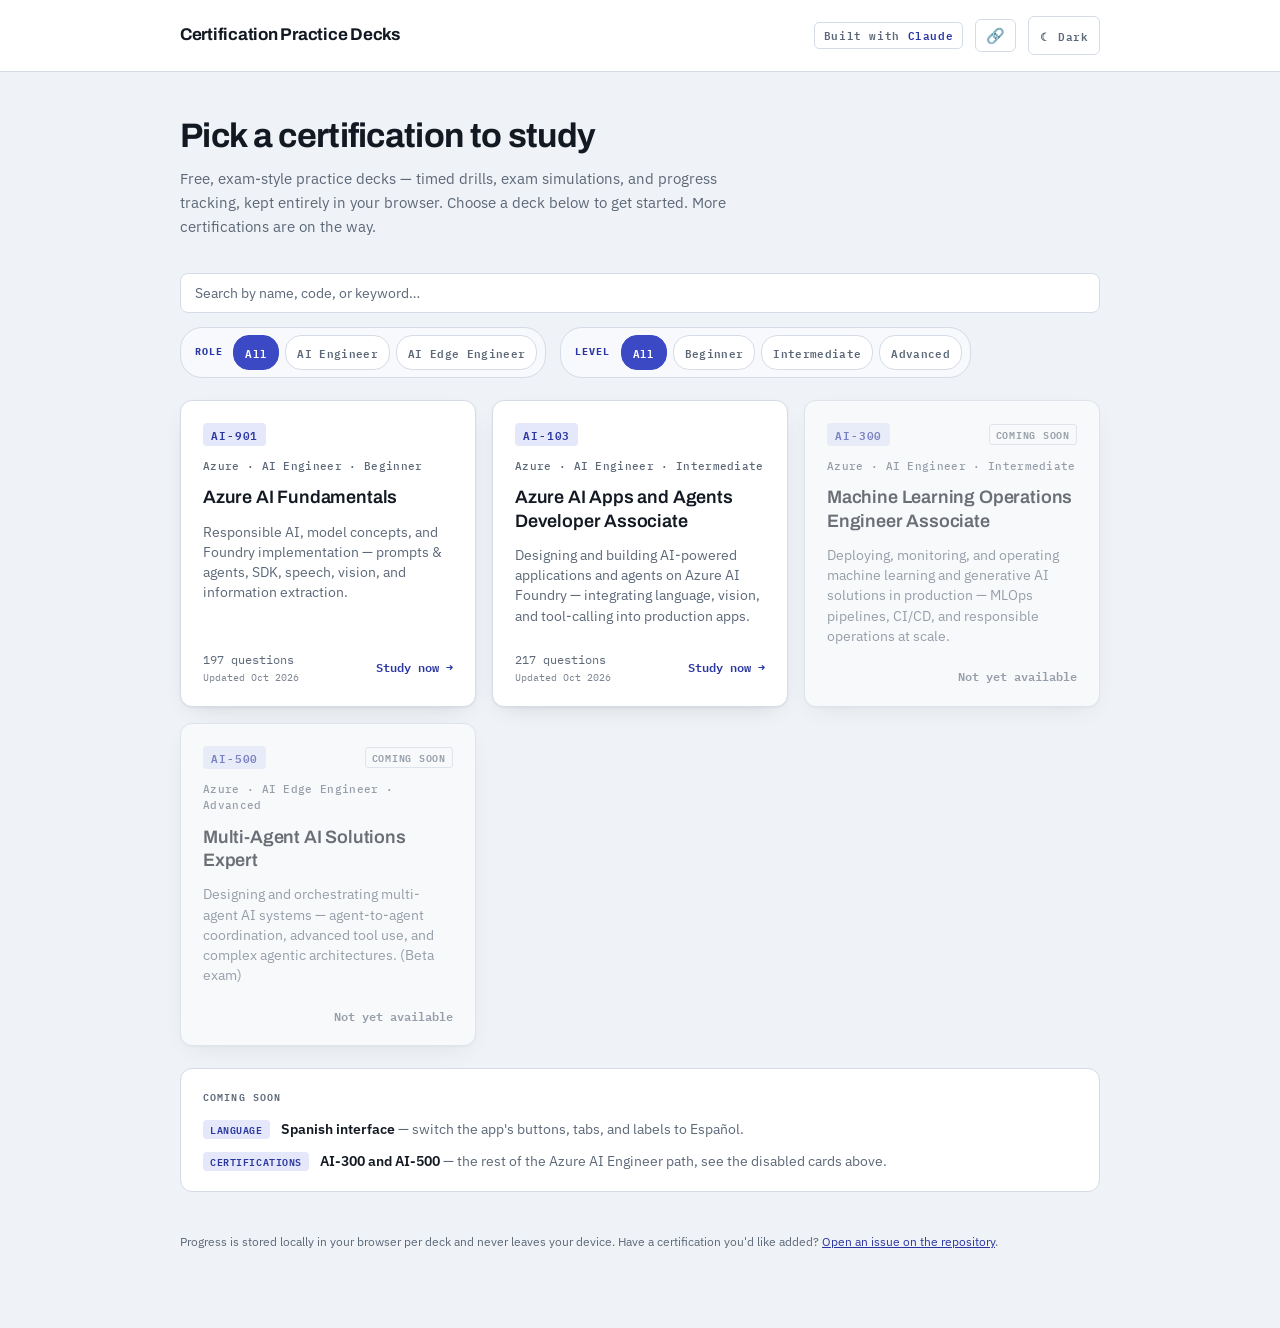
<file: index.html>
<!doctype html>
<html lang="en">
<head>
<meta charset="utf-8">
<meta name="viewport" content="width=device-width, initial-scale=1">
<meta name="description" content="Free practice decks for Microsoft certification exams: exam-style questions, timed sessions, and explanations.">
<title>Certification Practice Decks</title>
<link rel="canonical" href="https://andhony-hdz.github.io/cert-practice-decks/">
<meta property="og:type" content="website">
<meta property="og:site_name" content="Certification Practice Decks">
<meta property="og:title" content="Certification Practice Decks">
<meta property="og:description" content="Free, exam-style practice decks for Microsoft certifications — timed drills, exam simulations, and progress tracking, kept entirely in your browser.">
<meta property="og:url" content="https://andhony-hdz.github.io/cert-practice-decks/">
<meta property="og:image" content="https://andhony-hdz.github.io/cert-practice-decks/assets/og-image.png">
<meta property="og:image:width" content="2400">
<meta property="og:image:height" content="1260">
<meta name="author" content="Andhony Hernández">
<meta property="article:author" content="Andhony Hernández">
<meta property="article:published_time" content="2026-09-07">
<meta name="twitter:card" content="summary_large_image">
<meta name="twitter:title" content="Certification Practice Decks">
<meta name="twitter:description" content="Free, exam-style practice decks for Microsoft certifications — timed drills, exam simulations, and progress tracking, kept entirely in your browser.">
<meta name="twitter:image" content="https://andhony-hdz.github.io/cert-practice-decks/assets/og-image.png">
<script src="assets/theme.js"></script>
<link rel="preconnect" href="https://fonts.gstatic.com" crossorigin>
<link rel="stylesheet" href="https://fonts.googleapis.com/css2?family=Archivo:wght@500;600;700&family=IBM+Plex+Mono:wght@500;600&family=IBM+Plex+Sans:wght@400;500;600&display=swap">
<link rel="stylesheet" href="assets/theme.css">
<style>
.topbar{
  background:var(--surface);
  border-bottom:1px solid var(--line);
}
.topbar-in{max-width:960px;margin:0 auto;padding:16px 20px;display:flex;align-items:center;gap:12px;flex-wrap:wrap}
.brand{
  font-family:var(--font-display);font-weight:700;font-size:17px;
  letter-spacing:-.015em;margin-right:auto;
}
.claude-badge{
  font-family:var(--font-mono);font-size:10.5px;font-weight:600;letter-spacing:.06em;
  color:var(--muted);border:1px solid var(--line);border-radius:5px;padding:4px 9px;
  text-decoration:none;
}
.claude-badge:hover{color:var(--ink);border-color:var(--accent)}
.claude-badge b{color:var(--accent-ink);font-weight:600}
.icon-btn{
  font-size:15px;line-height:1;color:var(--muted);background:var(--surface);
  border:1px solid var(--line);border-radius:6px;padding:8px 10px;cursor:pointer;
}
.icon-btn:hover{border-color:var(--accent);color:var(--ink)}

/* Title + Claude badge + theme toggle can't all fit one line on a
   phone (~486px of content vs ~320-390px available). Past this
   width they fit naturally with no help; below it, drop the Claude
   badge (still shown on wider screens) and trim padding/title size
   just enough for the title and toggle to share a single row. */
@media (max-width:520px){
  .claude-badge{display:none}
  .topbar-in{padding:14px 16px;gap:10px}
  .brand{font-size:15px}
}

.btn{
  border:1px solid var(--line);background:var(--surface);color:var(--ink);
  border-radius:7px;padding:8px 15px;cursor:pointer;font-weight:500;font-size:13.5px;
  transition:border-color .14s,background .14s;
}
.btn:hover{border-color:var(--accent)}
.btn.primary{background:var(--accent);border-color:var(--accent);color:var(--on-accent);font-weight:600}
.btn.primary:hover{filter:brightness(1.06)}
.btn.ghost{background:transparent}
.tip-close{
  flex:none;border:0;background:transparent;cursor:pointer;color:var(--muted);
  font-size:14px;line-height:1;padding:3px 5px;border-radius:4px;
}
.tip-close:hover{color:var(--ink)}
.modal-overlay{
  position:fixed;inset:0;z-index:50;background:rgba(13,17,24,.6);
  display:flex;align-items:center;justify-content:center;padding:20px;
}
.modal-box{
  background:var(--surface);border:1px solid var(--line);border-radius:12px;
  box-shadow:var(--shadow);padding:20px 22px;max-width:440px;width:100%;
}
.modal-head{display:flex;align-items:center;justify-content:space-between;gap:10px;margin-bottom:12px}
.modal-head h3{font-family:var(--font-display);font-size:16px;font-weight:600;margin:0}
.share-textarea{
  width:100%;min-height:130px;resize:vertical;overflow:hidden;
  font-family:var(--font-mono);font-size:12.5px;line-height:1.6;
  background:var(--raise);border:1px solid var(--line);border-radius:8px;
  padding:12px;color:var(--ink);margin-bottom:14px;
}
/* iOS Safari auto-zooms the page when a focused input/textarea has
   font-size under 16px — keep it at 16px on small screens so tapping
   into the textarea (e.g. to select text manually) doesn't zoom. */
@media (max-width:480px){
  .share-textarea{font-size:16px}
}
.modal-actions{display:flex;gap:9px;flex-wrap:wrap}

.wrap{max-width:960px;margin:0 auto;padding:44px 20px 64px}
.intro h1{
  font-family:var(--font-display);font-weight:700;font-size:34px;
  letter-spacing:-.02em;margin:0 0 10px;line-height:1.2;
}
.intro p{color:var(--muted);font-size:15px;max-width:62ch;margin:0 0 34px;line-height:1.6}

.toolbar{display:flex;flex-direction:column;gap:14px;margin-bottom:22px}
.search{
  width:100%;font-family:var(--font-body);font-size:14px;
  background:var(--surface);color:var(--ink);
  border:1px solid var(--line);border-radius:8px;padding:10px 14px;
}
.search::placeholder{color:var(--muted)}
.filter-groups{display:flex;flex-wrap:wrap;gap:10px 14px}
.filter-group{
  display:flex;flex-wrap:wrap;align-items:center;gap:6px;
  background:var(--raise);border:1px solid var(--line);
  border-radius:22px;padding:7px 8px 7px 14px;
}
.filter-group .flabel{
  font-family:var(--font-mono);font-size:9.5px;font-weight:700;letter-spacing:.09em;
  text-transform:uppercase;color:var(--accent-ink);margin-right:5px;white-space:nowrap;
}
.filter-chip{
  font-family:var(--font-mono);font-size:11px;font-weight:600;letter-spacing:.03em;
  color:var(--muted);background:var(--surface);border:1px solid var(--line);
  border-radius:16px;padding:7px 11px;cursor:pointer;white-space:nowrap;
}
.filter-chip:hover{border-color:var(--accent);color:var(--ink)}
.filter-chip[aria-pressed="true"]{background:var(--accent);border-color:var(--accent);color:var(--on-accent)}
.results-note{font-size:11.5px;color:var(--muted);margin:0}
.results-note button{
  font-family:inherit;font-size:inherit;color:var(--accent-ink);background:none;border:0;
  padding:0;cursor:pointer;text-decoration:underline;
}

.grid{display:grid;grid-template-columns:repeat(auto-fill,minmax(260px,1fr));gap:16px}
.deck{
  background:var(--surface);border:1px solid var(--line);border-radius:12px;
  box-shadow:var(--shadow);padding:22px 22px 20px;
  display:flex;flex-direction:column;gap:12px;text-decoration:none;color:inherit;
  transition:border-color .14s,transform .14s;
}
.deck:hover{border-color:var(--accent)}
.deck[aria-disabled="true"]{cursor:default;opacity:.6}
.deck[aria-disabled="true"]:hover{border-color:var(--line)}
.deck-top{display:flex;align-items:center;gap:9px;flex-wrap:wrap}
.deck-code{
  font-family:var(--font-mono);font-size:11px;font-weight:600;letter-spacing:.08em;
  background:var(--accent-soft);color:var(--accent-ink);border-radius:4px;padding:3px 8px;
}
.deck-badge{
  margin-left:auto;font-family:var(--font-mono);font-size:9.5px;font-weight:600;letter-spacing:.08em;
  text-transform:uppercase;color:var(--muted);border:1px solid var(--line);border-radius:3px;padding:2px 6px;
}
.deck-cats{
  font-family:var(--font-mono);font-size:10.5px;font-weight:500;letter-spacing:.03em;
  color:var(--muted);
}
.deck h2{
  font-family:var(--font-display);font-weight:600;font-size:18px;
  letter-spacing:-.01em;margin:0;line-height:1.3;
}
.deck p{font-size:13.5px;color:var(--muted);margin:0;line-height:1.5;max-width:44ch}
.deck-foot{
  margin-top:auto;padding-top:10px;display:flex;align-items:center;justify-content:space-between;gap:10px;
  font-family:var(--font-mono);font-size:11.5px;color:var(--muted);
}
.deck-meta{display:flex;flex-direction:column;gap:2px;min-width:0}
.deck-updated{font-size:10px;color:var(--muted);opacity:.8}
.deck-cta{font-weight:600;color:var(--accent-ink);white-space:nowrap}
.deck[aria-disabled="true"] .deck-cta{color:var(--muted)}
.empty,.err{color:var(--muted);font-size:14px;padding:20px 0}

.roadmap{
  margin-top:22px;background:var(--surface);border:1px solid var(--line);
  border-radius:12px;padding:20px 22px;
}
.roadmap h2{
  font-family:var(--font-mono);font-size:10px;font-weight:600;letter-spacing:.11em;
  text-transform:uppercase;color:var(--muted);margin:0 0 14px;
}
.roadmap-list{display:flex;flex-direction:column;gap:12px;margin:0;padding:0;list-style:none}
.roadmap-item{display:flex;align-items:baseline;gap:11px}
.roadmap-item .tag{
  font-family:var(--font-mono);font-size:9.5px;font-weight:600;letter-spacing:.06em;
  text-transform:uppercase;color:var(--accent-ink);background:var(--accent-soft);
  border-radius:4px;padding:2px 7px;flex:none;white-space:nowrap;
}
.roadmap-item p{margin:0;font-size:13.5px;color:var(--muted);line-height:1.5}
.roadmap-item p b{color:var(--ink);font-weight:600}

.foot-note{margin-top:40px;font-size:12px;color:var(--muted);line-height:1.6}
.foot-note a{color:var(--accent-ink)}
</style>
</head>
<body>

<header class="topbar">
  <div class="topbar-in">
    <span class="brand">Certification Practice Decks</span>
    <a class="claude-badge" href="https://claude.com/claude-code" target="_blank" rel="noopener" title="This site's content and code were built with Claude">Built with <b>Claude</b></a>
    <button class="icon-btn" id="shareSiteBtn" aria-label="Share this tool" title="Share this tool">🔗</button>
    <button class="theme-toggle" data-theme-toggle aria-pressed="false"></button>
  </div>
</header>

<main class="wrap">
  <div class="intro">
    <h1>Pick a certification to study</h1>
    <p>Free, exam-style practice decks — timed drills, exam simulations, and progress tracking, kept entirely in your browser. Choose a deck below to get started. More certifications are on the way.</p>
  </div>
  <div class="toolbar">
    <input type="search" id="search" class="search" placeholder="Search by name, code, or keyword…" aria-label="Search certifications">
    <div class="filter-groups" id="filterGroups"></div>
  </div>

  <div class="grid" id="grid"><p class="empty">Loading decks…</p></div>

  <section class="roadmap">
    <h2>Coming soon</h2>
    <ul class="roadmap-list">
      <li class="roadmap-item">
        <span class="tag">Language</span>
        <p><b>Spanish interface</b> — switch the app's buttons, tabs, and labels to Español.</p>
      </li>
      <li class="roadmap-item">
        <span class="tag">Certifications</span>
        <p><b>AI-300 and AI-500</b> — the rest of the Azure AI Engineer path, see the disabled cards above.</p>
      </li>
    </ul>
  </section>

  <p class="foot-note">Progress is stored locally in your browser per deck and never leaves your device. Have a certification you'd like added? <a href="https://github.com/Andhony-Hdz/cert-practice-decks/issues/new?title=Certification+request%3A+&amp;body=Certification+name+and+exam+code%3A%0A%0AResources+link+%28official+study+guide%2C+etc.%29%3A%0A%0AWhy+you%27d+like+it+added%3A%0A" target="_blank" rel="noopener">Open an issue on the repository</a>.</p>
</main>

<div id="shareModalRoot"></div>

<script>
const esc=s=>String(s).replace(/[&<>"]/g,m=>({"&":"&amp;","<":"&lt;",">":"&gt;",'"':"&quot;"}[m]));
const fmtUpdated=iso=>{
  if(!iso) return "";
  const d=new Date(iso+"T00:00:00");
  if(isNaN(d)) return "";
  return "Updated "+d.toLocaleDateString(undefined,{month:"short",year:"numeric"});
};

/* A modal with the invite text in a selectable textarea, rather than
   handing straight off to navigator.share() — same pattern used on
   the quiz summary page's "Share result", but inviting people to the
   tool itself rather than sharing a personal score. */
function siteShareText(){
  const url=location.origin+location.pathname;
  return `📚 Certification Practice Decks — free, exam-style practice for Microsoft certs\n`
    +`Timed drills, exam simulations, and progress tracking, all in your browser. No signup, no cost.\n\n`
    +`AI-901 and AI-103 are live today, more certs on the way. Give it a shot 👉 ${url}`;
}

let shareOpen=false;
function shareModalHtml(){
  if(!shareOpen) return "";
  const text=siteShareText();
  return `<div class="modal-overlay" data-act="close-share">
    <div class="modal-box" data-act="noop">
      <div class="modal-head">
        <h3>Share this tool</h3>
        <button class="tip-close" data-act="close-share" aria-label="Close">✕</button>
      </div>
      <textarea class="share-textarea" id="siteShareText" readonly>${esc(text)}</textarea>
      <div class="modal-actions">
        <button class="btn primary" data-act="copy-share">Copy to clipboard</button>
        <button class="btn ghost" data-act="native-share" id="siteNativeShareBtn" hidden>Share via…</button>
      </div>
    </div>
  </div>`;
}
function renderShareModal(){
  const root=document.getElementById("shareModalRoot");
  root.innerHTML=shareModalHtml();
  root.querySelectorAll("[data-act]").forEach(el=>el.onclick=ev=>{
    const act=el.dataset.act;
    ev.stopPropagation();
    if(act==="close-share"){ shareOpen=false; renderShareModal(); }
    else if(act==="copy-share"){
      const flash=label=>{ el.textContent=label; setTimeout(()=>{ if(document.body.contains(el)) el.textContent="Copy to clipboard"; },1800); };
      const text=siteShareText();
      if(navigator.clipboard){
        navigator.clipboard.writeText(text).then(()=>flash("Copied!")).catch(()=>flash("Couldn't copy — select the text instead"));
      } else {
        const ta=document.getElementById("siteShareText");
        if(ta){ ta.select(); document.execCommand("copy"); flash("Copied!"); }
      }
    }
    else if(act==="native-share"){ navigator.share({text:siteShareText()}).catch(()=>{}); }
  });
  const ta=document.getElementById("siteShareText");
  if(ta){ ta.style.height="auto"; ta.style.height=(ta.scrollHeight+2)+"px"; }
  const nb=document.getElementById("siteNativeShareBtn");
  if(nb && navigator.share) nb.hidden=false;
}
document.getElementById("shareSiteBtn").onclick=()=>{ shareOpen=true; renderShareModal(); };

let ALL_CERTS=[];
const filters={q:"",platform:"",role:"",level:""};
// Filter dimensions are declared with a display label; a chip group only
// renders for a dimension once two or more distinct values actually exist
// in the loaded manifest, so this stays correct as certs are added.
const DIMENSIONS=[["platform","Platform"],["role","Role"],["level","Level"]];

function deckCard(c){
  const available = c.status!=="soon";
  const tag = available ? "a" : "div";
  const href = available ? ` href="app/quiz/?cert=${encodeURIComponent(c.id)}"` : "";
  const updated=fmtUpdated(c.updated);
  const cats=c.categories||{};
  const catLine=[cats.platform,cats.role,cats.level].filter(Boolean).join(" · ");
  return `<${tag} class="deck"${href}${available?"":' aria-disabled="true"'}>
    <div class="deck-top">
      <span class="deck-code">${esc(c.code||c.id)}</span>
      ${available?"":'<span class="deck-badge">Coming soon</span>'}
    </div>
    ${catLine?`<span class="deck-cats">${esc(catLine)}</span>`:""}
    <h2>${esc(c.title||c.id)}</h2>
    <p>${esc(c.description||"")}</p>
    <div class="deck-foot">
      <span class="deck-meta">
        <span>${c.cardCount?c.cardCount+" questions":""}</span>
        ${updated?`<span class="deck-updated">${esc(updated)}</span>`:""}
      </span>
      <span class="deck-cta">${available?"Study now →":"Not yet available"}</span>
    </div>
  </${tag}>`;
}

function matchesFilters(c){
  const cats=c.categories||{};
  for(const [dim] of DIMENSIONS){
    if(filters[dim] && cats[dim]!==filters[dim]) return false;
  }
  if(filters.q){
    const hay=[c.code,c.title,c.description].filter(Boolean).join(" ").toLowerCase();
    if(!hay.includes(filters.q.toLowerCase())) return false;
  }
  return true;
}

function renderGrid(){
  const grid=document.getElementById("grid");
  const filtered=ALL_CERTS.filter(matchesFilters);
  const anyFilterActive = filters.q || DIMENSIONS.some(([dim])=>filters[dim]);
  if(!filtered.length){
    grid.innerHTML=`<p class="empty">No certifications match your search/filters.${
      anyFilterActive ? ' <button class="results-note" id="clearFilters" style="display:inline">Clear filters</button>' : ""}</p>`;
    const btn=document.getElementById("clearFilters");
    if(btn) btn.onclick=clearFilters;
    return;
  }
  grid.innerHTML=filtered.map(deckCard).join("");
}

function renderFilterChips(){
  const box=document.getElementById("filterGroups");
  box.innerHTML=DIMENSIONS.map(([dim,label])=>{
    const values=[...new Set(ALL_CERTS.map(c=>(c.categories||{})[dim]).filter(Boolean))];
    if(values.length<2) return ""; // not worth a filter row until it can actually discriminate
    const chips=[{v:"",label:"All"},...values.map(v=>({v,label:v}))].map(o=>
      `<button class="filter-chip" data-dim="${dim}" data-value="${esc(o.v)}" aria-pressed="${filters[dim]===o.v}">${esc(o.label)}</button>`
    ).join("");
    return `<div class="filter-group"><span class="flabel">${esc(label)}</span>${chips}</div>`;
  }).join("");
  box.querySelectorAll(".filter-chip").forEach(b=>b.onclick=()=>{
    filters[b.dataset.dim]=b.dataset.value;
    renderFilterChips();
    renderGrid();
  });
}

function clearFilters(){
  filters.q=""; DIMENSIONS.forEach(([dim])=>filters[dim]="");
  document.getElementById("search").value="";
  renderFilterChips();
  renderGrid();
}

async function boot(){
  const grid=document.getElementById("grid");
  let data;
  try{
    const res=await fetch("certs/manifest.json");
    if(!res.ok) throw new Error("HTTP "+res.status);
    data=await res.json();
  }catch(err){
    grid.innerHTML=`<p class="err">Couldn't load the deck list. If you're opening this file directly from disk, serve it over a local server instead (fetch of local JSON is blocked from file://).</p>`;
    return;
  }
  ALL_CERTS=data.certs||[];
  if(!ALL_CERTS.length){ grid.innerHTML=`<p class="empty">No decks published yet.</p>`; return; }

  renderFilterChips();
  renderGrid();
  document.getElementById("search").oninput=e=>{ filters.q=e.target.value; renderGrid(); };
}
boot();
</script>

<!-- Anonymous, cookieless page-view counter — https://www.goatcounter.com/ -->
<script data-goatcounter="https://cert-practice-decks.goatcounter.com/count"
        async src="//gc.zgo.at/count.js"></script>

</body>
</html>
</file>
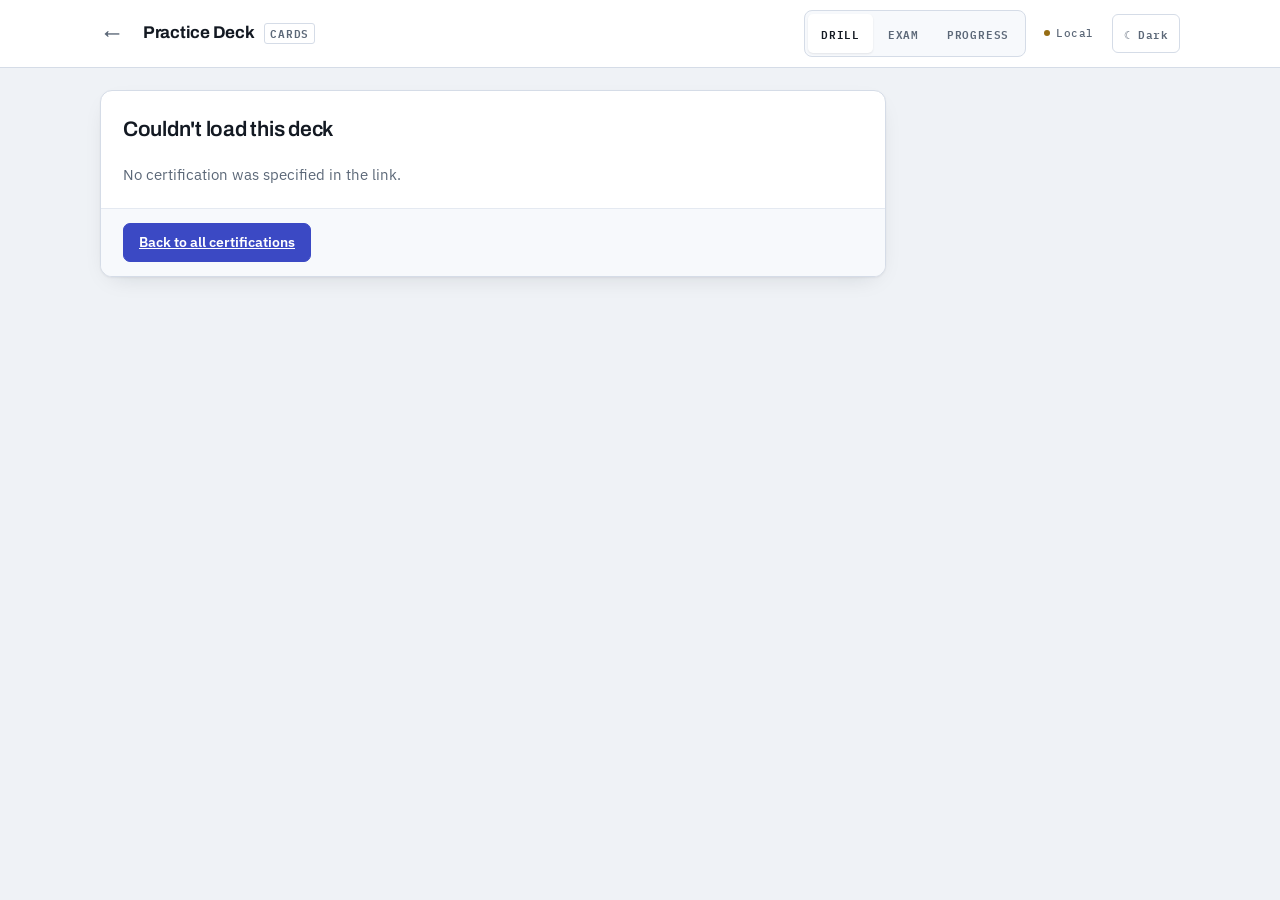
<file: app/quiz/index.html>
<!doctype html>
<html lang="en">
<head>
<meta charset="utf-8">
<meta name="viewport" content="width=device-width, initial-scale=1">
<meta name="description" content="Practice deck for a certification exam: exam-style questions, timed sessions, and explanations.">
<title>Practice Deck</title>
<meta property="og:type" content="website">
<meta property="og:site_name" content="Certification Practice Decks">
<meta property="og:title" content="Practice Deck">
<meta property="og:description" content="Free, exam-style practice questions with timed sessions and explanations — part of Certification Practice Decks.">
<meta property="og:image" content="https://andhony-hdz.github.io/cert-practice-decks/assets/og-image.png">
<meta property="og:image:width" content="2400">
<meta property="og:image:height" content="1260">
<meta name="author" content="Andhony Hernández">
<meta property="article:author" content="Andhony Hernández">
<meta property="article:published_time" content="2026-09-07">
<meta name="twitter:card" content="summary_large_image">
<meta name="twitter:title" content="Practice Deck">
<meta name="twitter:description" content="Free, exam-style practice questions with timed sessions and explanations — part of Certification Practice Decks.">
<meta name="twitter:image" content="https://andhony-hdz.github.io/cert-practice-decks/assets/og-image.png">
<!--
  These tags are placeholders on purpose: link-preview bots (Slack,
  Discord, Twitter/X, Facebook) don't run JavaScript, so whatever is
  in the raw HTML at request time is what they show — the per-deck
  values set in boot() below only ever reach browsers and JS-capable
  crawlers (e.g. Googlebot), never a chat-app link preview. Getting
  exact per-deck OG tags into the initial HTML would need a prerender
  step at deploy time, which this project deliberately doesn't have.
-->
<script src="../../assets/theme.js"></script>
<link rel="preconnect" href="https://fonts.gstatic.com" crossorigin>
<link rel="stylesheet" href="https://fonts.googleapis.com/css2?family=Archivo:wght@500;600;700&family=IBM+Plex+Mono:wght@500;600&family=IBM+Plex+Sans:wght@400;500;600&display=swap">
<link rel="stylesheet" href="../../assets/theme.css">
<style>
/* ---------- chrome ---------- */
.topbar{
  position:sticky;top:0;z-index:20;
  background:var(--surface);
  border-bottom:1px solid var(--line);
}
.topbar-in{
  max-width:1120px;margin:0 auto;padding:10px 20px;
  display:flex;align-items:center;gap:18px;flex-wrap:wrap;
}
.brand{display:flex;align-items:baseline;gap:9px;margin-right:auto}
.brand .back{
  display:inline-flex;align-items:center;justify-content:center;
  min-width:40px;min-height:40px;margin:-8px 2px -8px -8px;
  font-family:var(--font-display);font-weight:600;font-size:16px;
  color:var(--muted);text-decoration:none;
}
.brand .back:hover{color:var(--ink)}
.brand h1{
  font-family:var(--font-display);font-weight:700;font-size:17px;
  letter-spacing:-.015em;margin:0;
}
.brand .code{
  font-family:var(--font-mono);font-size:10.5px;font-weight:600;
  letter-spacing:.09em;text-transform:uppercase;color:var(--muted);
  border:1px solid var(--line);border-radius:3px;padding:1px 5px;
}
.tabs{display:flex;gap:2px;background:var(--raise);border:1px solid var(--line);border-radius:8px;padding:3px}
.tab{
  border:0;background:transparent;cursor:pointer;
  font-family:var(--font-mono);font-size:11px;font-weight:600;
  letter-spacing:.07em;text-transform:uppercase;
  padding:10px 13px;border-radius:5px;color:var(--muted);
}
.tab:hover{color:var(--ink)}
.tab[aria-selected="true"]{background:var(--surface);color:var(--ink);box-shadow:0 1px 2px rgba(19,25,34,.09)}
.sync{
  display:flex;align-items:center;gap:6px;
  font-family:var(--font-mono);font-size:10.5px;font-weight:500;
  letter-spacing:.05em;color:var(--muted);
}
.sync .dot{width:6px;height:6px;border-radius:50%;background:var(--gold);flex:none}

/* On narrow screens the single-row topbar (back arrow, title, card
   count, tabs, sync status, theme toggle) doesn't fit and wraps into
   an untidy 3-line stack. Force a deliberate, compact 2-row layout
   instead: brand + theme toggle on row 1, full-width tabs on row 2.
   The "Local" sync status is dropped here — it's a nice-to-have, not
   essential, and there's no room left to say it tidily. */
@media (max-width:640px){
  .topbar-in{
    display:grid;grid-template-columns:1fr auto;
    grid-template-areas:"brand toggle" "tabs tabs";
    align-items:center;row-gap:8px;column-gap:10px;
    padding:10px 16px;
  }
  .brand{grid-area:brand;margin-right:0;min-width:0}
  .brand h1{overflow:hidden;text-overflow:ellipsis;white-space:nowrap}
  .sync{display:none}
  .theme-toggle{grid-area:toggle;justify-self:end}
  .tabs{grid-area:tabs;width:100%}
  .tabs .tab{flex:1;text-align:center}
}

.wrap{max-width:1120px;margin:0 auto;padding:22px 20px 64px;display:grid;grid-template-columns:minmax(0,1fr) 268px;gap:26px;align-items:start}
@media (max-width:900px){.wrap{grid-template-columns:minmax(0,1fr);gap:20px}}

/* ---------- card stage ---------- */
.stage{min-width:0}
.meter-row{display:flex;align-items:center;gap:14px;margin-bottom:14px;flex-wrap:wrap}
.pos{font-family:var(--font-mono);font-size:11.5px;font-weight:600;letter-spacing:.06em;color:var(--muted);font-variant-numeric:tabular-nums;white-space:nowrap}
.track{flex:1;min-width:120px;height:4px;background:var(--line-soft);border-radius:2px;overflow:hidden}
.track > i{display:block;height:100%;background:var(--accent);border-radius:2px;transition:width .3s ease}
.session{display:flex;gap:16px;font-family:var(--font-mono);font-size:11.5px;font-weight:600;letter-spacing:.04em;color:var(--muted);font-variant-numeric:tabular-nums}
.session b{color:var(--ink);font-weight:600}
.session .hot{color:var(--gold)}

.card{
  background:var(--surface);border:1px solid var(--line);border-radius:12px;
  box-shadow:var(--shadow);overflow:hidden;
}
.card-head{
  display:flex;align-items:center;gap:10px;flex-wrap:wrap;
  padding:14px 22px;border-bottom:1px solid var(--line-soft);background:var(--raise);
}
.chip{
  font-family:var(--font-mono);font-size:10px;font-weight:600;
  letter-spacing:.08em;text-transform:uppercase;
  padding:3px 8px;border-radius:4px;white-space:nowrap;
}
.chip.dom{background:var(--accent-soft);color:var(--accent-ink)}
.chip.topic{background:transparent;color:var(--muted);border:1px solid var(--line);padding:2px 7px}
.chip.state{margin-left:auto;background:transparent;border:1px solid var(--line);color:var(--muted)}
.chip.state[data-s="known"]{background:var(--gold-soft);color:var(--gold);border-color:transparent}
.chip.state[data-s="review"]{background:var(--bad-soft);color:var(--bad);border-color:transparent}

.card-body{padding:24px 22px 22px}
.q{
  font-family:var(--font-display);font-weight:600;font-size:21px;line-height:1.34;
  letter-spacing:-.012em;margin:0 0 20px;text-wrap:balance;
}
@media (max-width:600px){.q{font-size:18.5px}}

.opts{display:flex;flex-direction:column;gap:9px}
.opt{
  display:flex;gap:12px;align-items:flex-start;text-align:left;width:100%;
  background:var(--surface);border:1px solid var(--line);border-radius:9px;
  padding:13px 15px;cursor:pointer;transition:border-color .14s,background .14s;
}
.opt:hover:not(:disabled){border-color:var(--accent);background:var(--raise)}
.opt:disabled{cursor:default}
.opt .key{
  font-family:var(--font-mono);font-size:11px;font-weight:600;
  color:var(--muted);border:1px solid var(--line);border-radius:4px;
  width:20px;height:20px;display:grid;place-items:center;flex:none;margin-top:1px;
}
.opt .txt{flex:1}
.opt .mark{font-family:var(--font-mono);font-size:12px;font-weight:600;flex:none;margin-top:1px;opacity:0}
.opt[data-r="right"]{border-color:var(--ok);background:var(--ok-soft)}
.opt[data-r="right"] .key{border-color:var(--ok);color:var(--ok)}
.opt[data-r="right"] .mark{opacity:1;color:var(--ok)}
.opt[data-r="wrong"]{border-color:var(--bad);background:var(--bad-soft)}
.opt[data-r="wrong"] .key{border-color:var(--bad);color:var(--bad)}
.opt[data-r="wrong"] .mark{opacity:1;color:var(--bad)}
.opt[data-r="dim"]{opacity:.5}
.opt[data-r="picked"]{border-color:var(--accent);background:var(--accent-soft)}
.opt[data-r="picked"] .key{border-color:var(--accent);color:var(--accent-ink)}

.why{margin-top:20px;border-top:1px solid var(--line-soft);padding-top:18px}
.why-tag{
  font-family:var(--font-mono);font-size:10px;font-weight:600;letter-spacing:.1em;
  text-transform:uppercase;color:var(--muted);display:block;margin-bottom:7px;
}
.why p{margin:0;max-width:65ch}
.card-links{display:flex;gap:16px;flex-wrap:wrap;margin-top:12px}
.card-links a{font-size:12px;color:var(--muted);text-decoration:none}
.card-links a:hover{color:var(--accent-ink);text-decoration:underline}
.why .verdict{
  font-family:var(--font-display);font-weight:600;font-size:14px;
  letter-spacing:.01em;margin-bottom:10px;display:flex;align-items:center;gap:7px;
}
.why .verdict[data-v="right"]{color:var(--ok)}
.why .verdict[data-v="wrong"]{color:var(--bad)}
code{font-family:var(--font-mono);font-size:.9em;background:var(--raise);border:1px solid var(--line-soft);border-radius:4px;padding:1px 4px}

.card-foot{
  display:flex;align-items:center;gap:10px;flex-wrap:wrap;
  padding:14px 22px;border-top:1px solid var(--line-soft);background:var(--raise);
}
.btn{
  border:1px solid var(--line);background:var(--surface);color:var(--ink);
  border-radius:7px;padding:8px 15px;cursor:pointer;font-weight:500;font-size:13.5px;
  transition:border-color .14s,background .14s;
}
.btn:hover{border-color:var(--accent)}
.btn.primary{background:var(--accent);border-color:var(--accent);color:var(--on-accent);font-weight:600}
.btn.primary:hover{filter:brightness(1.06)}
.btn.ghost{background:transparent}
.hint{margin-left:auto;font-family:var(--font-mono);font-size:10.5px;letter-spacing:.05em;color:var(--muted)}
@media (max-width:600px){.hint{display:none}}

/* ---------- sidebar ---------- */
.side{display:flex;flex-direction:column;gap:14px;min-width:0}
.panel{background:var(--surface);border:1px solid var(--line);border-radius:11px;padding:15px 16px}
.panel h2{
  font-family:var(--font-mono);font-size:10px;font-weight:600;letter-spacing:.11em;
  text-transform:uppercase;color:var(--muted);margin:0 0 11px;
}
.filters{display:flex;flex-direction:column;gap:3px}
.filter{
  display:flex;align-items:center;gap:9px;width:100%;text-align:left;
  border:0;background:transparent;cursor:pointer;padding:6px 8px;border-radius:6px;font-size:13.5px;
}
.filter:hover{background:var(--raise)}
.filter[aria-pressed="true"]{background:var(--accent-soft);color:var(--accent-ink);font-weight:500}
.filter .n{margin-left:auto;font-family:var(--font-mono);font-size:11px;color:var(--muted);font-variant-numeric:tabular-nums}
.filter[aria-pressed="true"] .n{color:var(--accent-ink)}
.filter .w{font-family:var(--font-mono);font-size:9.5px;letter-spacing:.04em;color:var(--muted);border:1px solid var(--line);border-radius:3px;padding:0 4px;white-space:nowrap;flex:none}
.sub{padding-left:8px;border-left:1px solid var(--line-soft);margin-left:8px;display:flex;flex-direction:column;gap:2px;margin-top:3px}
.sub .filter{font-size:12.5px;padding:5px 8px}
.toggles{display:flex;flex-direction:column;gap:8px;margin-top:4px}
.toggle{display:flex;align-items:center;gap:9px;cursor:pointer;font-size:13.5px}
.toggle input{accent-color:var(--accent);width:15px;height:15px;flex:none}

/* ---------- progress view ---------- */
.tiles{display:grid;grid-template-columns:repeat(auto-fit,minmax(132px,1fr));gap:12px;margin-bottom:22px}
.tile{background:var(--surface);border:1px solid var(--line);border-radius:11px;padding:14px 15px}
.tile .lab{font-family:var(--font-mono);font-size:9.5px;font-weight:600;letter-spacing:.1em;text-transform:uppercase;color:var(--muted);display:block}
.tile .val{font-family:var(--font-display);font-weight:700;font-size:27px;letter-spacing:-.02em;line-height:1.2;margin-top:5px;font-variant-numeric:tabular-nums}
.tile .val small{font-size:14px;font-weight:600;color:var(--muted);letter-spacing:0}
.tile[data-tone="gold"] .val{color:var(--gold)}
.tile[data-tone="bad"] .val{color:var(--bad)}

.readiness{background:var(--surface);border:1px solid var(--line);border-radius:11px;padding:18px 20px;margin-bottom:22px}
.readiness h3{font-family:var(--font-display);font-size:15px;font-weight:600;margin:0 0 4px}
.readiness .note{font-size:12.5px;color:var(--muted);margin:0 0 18px;max-width:62ch}

.streak{background:var(--surface);border:1px solid var(--line);border-radius:11px;padding:18px 20px;margin-bottom:22px}
.streak h3{font-family:var(--font-display);font-size:15px;font-weight:600;margin:0 0 4px}
.streak .note{font-size:12.5px;color:var(--muted);margin:0 0 16px;max-width:62ch}
.streak-stats{display:flex;gap:26px;margin-bottom:16px}
.streak-stat{display:flex;flex-direction:column}
.streak-stat .v{font-family:var(--font-display);font-weight:700;font-size:27px;letter-spacing:-.02em;font-variant-numeric:tabular-nums}
.streak-stat .lab{font-family:var(--font-mono);font-size:9.5px;font-weight:600;letter-spacing:.08em;text-transform:uppercase;color:var(--muted);margin-top:2px}
.heatmap-wrap{overflow-x:auto;padding-bottom:2px}
.heatmap{display:flex;gap:3px;width:max-content}
.heat-col{display:flex;flex-direction:column;gap:3px}
.heat-cell{width:11px;height:11px;border-radius:2px;background:var(--line-soft);display:block}
.heat-cell[data-lvl="1"]{background:var(--accent-soft)}
.heat-cell[data-lvl="2"]{background:color-mix(in srgb, var(--accent) 45%, var(--accent-soft))}
.heat-cell[data-lvl="3"]{background:color-mix(in srgb, var(--accent) 75%, var(--accent-soft))}
.heat-cell[data-lvl="4"]{background:var(--accent)}
.heat-pad{visibility:hidden}
.gauge{position:relative;height:34px;margin-bottom:8px}
.gauge .bar{position:absolute;inset:11px 0 auto;height:12px;background:var(--line-soft);border-radius:6px;overflow:hidden}
.gauge .fill{height:100%;background:var(--accent);border-radius:6px;transition:width .4s ease}
.gauge .fill[data-pass="yes"]{background:var(--ok)}
.gauge .passline{position:absolute;top:2px;bottom:2px;width:2px;background:var(--ink);opacity:.65}
.gauge .passlab{
  position:absolute;top:-2px;transform:translateX(-50%);
  font-family:var(--font-mono);font-size:9.5px;font-weight:600;letter-spacing:.05em;
  color:var(--muted);white-space:nowrap;
}
.gauge .now{
  position:absolute;bottom:-4px;transform:translateX(-50%);
  font-family:var(--font-mono);font-size:10px;font-weight:600;color:var(--ink);white-space:nowrap;
}
.scale{display:flex;justify-content:space-between;font-family:var(--font-mono);font-size:9.5px;color:var(--muted);letter-spacing:.05em}

.breakdown{background:var(--surface);border:1px solid var(--line);border-radius:11px;padding:18px 20px;margin-bottom:22px}
.breakdown h3{font-family:var(--font-display);font-size:15px;font-weight:600;margin:0 0 16px}
.brow{display:grid;grid-template-columns:1fr 76px;gap:12px;align-items:center;padding:9px 0;border-top:1px solid var(--line-soft)}
.brow:first-of-type{border-top:0}
.brow .nm{font-size:13.5px;min-width:0}
.brow .nm .wt{font-family:var(--font-mono);font-size:9.5px;color:var(--muted);letter-spacing:.04em;margin-left:7px}
.brow .bar{height:7px;background:var(--line-soft);border-radius:4px;overflow:hidden;margin-top:6px}
.brow .bar > i{display:block;height:100%;border-radius:4px}
.brow .bar > i.ok{background:var(--ok)}
.brow .bar > i.mid{background:var(--gold)}
.brow .bar > i.low{background:var(--bad)}
.brow .fig{font-family:var(--font-mono);font-size:12px;font-weight:600;text-align:right;font-variant-numeric:tabular-nums;color:var(--muted)}
.brow .fig b{color:var(--ink)}

.weak{background:var(--surface);border:1px solid var(--line);border-radius:11px;padding:18px 20px}
.weak h3{font-family:var(--font-display);font-size:15px;font-weight:600;margin:0 0 4px}
.weak .note{font-size:12.5px;color:var(--muted);margin:0 0 14px}
.wlist{display:flex;flex-direction:column;gap:2px}
.witem{display:flex;gap:11px;align-items:flex-start;padding:9px 0;border-top:1px solid var(--line-soft);font-size:13.5px}
.witem:first-child{border-top:0}
.witem .miss{font-family:var(--font-mono);font-size:11px;font-weight:600;color:var(--bad);flex:none;padding-top:2px;width:34px;font-variant-numeric:tabular-nums}
.empty{color:var(--muted);font-size:13.5px;padding:8px 0}
.danger{color:var(--bad);border-color:color-mix(in srgb,var(--bad) 40%,var(--line))}
.foot-note{margin-top:26px;font-size:12px;color:var(--muted);max-width:70ch}
.foot-note a{color:var(--accent-ink)}

/* ---------- session length ---------- */
.sizes{display:flex;flex-wrap:wrap;gap:7px}
.size{
  border:1px solid var(--line);background:var(--surface);border-radius:6px;
  padding:10px 0;cursor:pointer;flex:1 1 40px;min-width:40px;
  font-family:var(--font-mono);font-size:12px;font-weight:600;
  font-variant-numeric:tabular-nums;transition:border-color .14s,background .14s;
}
.size:hover:not(:disabled){border-color:var(--accent)}
.size[aria-pressed="true"]{background:var(--accent);border-color:var(--accent);color:var(--on-accent)}
.size:disabled{opacity:.4;cursor:not-allowed;border-style:dashed}
.size:disabled[aria-pressed="true"]{background:var(--surface);border-color:var(--line);color:var(--muted)}
.size.wide{flex:1 1 100%;padding:10px 10px}
.panel-note{font-size:11.5px;color:var(--muted);margin:10px 0 0;line-height:1.45}

/* ---------- dropdown items ---------- */
.q-note{
  font-size:12.5px;color:var(--muted);margin:-12px 0 18px;
  padding-left:11px;border-left:2px solid var(--accent);
}
.snippet{
  font-family:var(--font-mono);font-size:12.5px;line-height:1.6;
  background:var(--raise);border:1px solid var(--line);border-radius:8px;
  padding:14px 16px;margin:0 0 20px;overflow-x:auto;white-space:pre;
}
.qrows{display:flex;flex-direction:column;gap:10px}
.qrow{
  display:grid;grid-template-columns:minmax(0,1fr) minmax(190px,240px);
  gap:8px 14px;align-items:center;
  border:1px solid var(--line);border-radius:9px;padding:12px 14px;background:var(--surface);
}
@media (max-width:620px){.qrow{grid-template-columns:minmax(0,1fr)}}
.qrow.ok{border-color:var(--ok);background:var(--ok-soft)}
.qrow.bad{border-color:var(--bad);background:var(--bad-soft)}
.qrow-label{font-size:14px;line-height:1.45;min-width:0}
.qrow-pick{display:flex;align-items:center;gap:9px;min-width:0}
select.combo{
  flex:1;min-width:0;font-family:var(--font-body);font-size:13.5px;
  background:var(--surface);color:var(--ink);
  border:1px solid var(--line);border-radius:7px;padding:8px 10px;cursor:pointer;
}
select.combo:hover:not(:disabled){border-color:var(--accent)}
select.combo:disabled{opacity:1;cursor:default;background:transparent;border-style:dashed}
.rmark{font-family:var(--font-mono);font-size:13px;font-weight:600;flex:none}
.qrow.ok .rmark{color:var(--ok)}
.qrow.bad .rmark{color:var(--bad)}
.qrow-fix{grid-column:1/-1;font-size:12.5px;color:var(--muted)}
.qrow-fix b{color:var(--ink);font-weight:600}
.answer-inline{font-size:13.5px;font-weight:600;color:var(--ok)}
.why .verdict[data-v="part"]{color:var(--gold)}

/* ---------- session summary ---------- */
.summary{
  background:var(--surface);border:1px solid var(--line);border-radius:12px;
  box-shadow:var(--shadow);padding:26px 24px 22px;margin-bottom:22px;
}
.summary .lab{
  font-family:var(--font-mono);font-size:10px;font-weight:600;letter-spacing:.11em;
  text-transform:uppercase;color:var(--muted);display:block;
}
.summary .score{
  font-family:var(--font-display);font-weight:700;font-size:60px;line-height:1.05;
  letter-spacing:-.03em;margin:6px 0 2px;font-variant-numeric:tabular-nums;
}
.summary .score small{font-size:24px;font-weight:600;color:var(--muted);letter-spacing:0}
.summary .score[data-v="right"]{color:var(--ok)}
.summary .score[data-v="part"]{color:var(--gold)}
.summary .score[data-v="wrong"]{color:var(--bad)}
.summary .sub{font-size:13.5px;color:var(--muted);margin:0 0 20px;max-width:60ch}
.sactions{display:flex;gap:9px;flex-wrap:wrap}
.miss.part{color:var(--gold)}
.summary[data-v="pass"]{border-left:4px solid var(--ok)}
.summary[data-v="fail"]{border-left:4px solid var(--bad)}
.result{display:flex;align-items:center;gap:16px;flex-wrap:wrap}
.stamp{
  font-family:var(--font-mono);font-size:12px;font-weight:600;
  letter-spacing:.1em;text-transform:uppercase;
  padding:6px 13px;border-radius:5px;white-space:nowrap;
}
.stamp[data-v="pass"]{background:var(--ok-soft);color:var(--ok);border:1px solid var(--ok)}
.stamp[data-v="fail"]{background:var(--bad-soft);color:var(--bad);border:1px solid var(--bad)}
.stamp.sm{font-size:9.5px;padding:3px 7px;letter-spacing:.07em}
.delta{font-family:var(--font-mono);font-size:11.5px;font-weight:600;white-space:nowrap}
.delta[data-v="up"]{color:var(--ok)}
.delta[data-v="down"]{color:var(--bad)}
.tip-banner{
  display:flex;align-items:flex-start;gap:12px;
  background:var(--accent-soft);border:1px solid var(--accent);border-radius:10px;
  padding:12px 14px;margin-bottom:16px;
}
.tip-banner p{margin:0;font-size:13px;line-height:1.55;color:var(--ink)}
.tip-banner b{color:var(--accent-ink)}
.tip-close{
  flex:none;border:0;background:transparent;cursor:pointer;color:var(--muted);
  font-size:14px;line-height:1;padding:3px 5px;border-radius:4px;
}
.tip-close:hover{color:var(--ink)}

.modal-overlay{
  position:fixed;inset:0;z-index:50;background:rgba(13,17,24,.6);
  display:flex;align-items:center;justify-content:center;padding:20px;
}
.modal-box{
  background:var(--surface);border:1px solid var(--line);border-radius:12px;
  box-shadow:var(--shadow);padding:20px 22px;max-width:440px;width:100%;
}
.modal-head{display:flex;align-items:center;justify-content:space-between;gap:10px;margin-bottom:12px}
.modal-head h3{font-family:var(--font-display);font-size:16px;font-weight:600;margin:0}
.share-textarea{
  width:100%;min-height:130px;resize:vertical;overflow:hidden;
  font-family:var(--font-mono);font-size:12.5px;line-height:1.6;
  background:var(--raise);border:1px solid var(--line);border-radius:8px;
  padding:12px;color:var(--ink);margin-bottom:14px;
}
/* iOS Safari auto-zooms the page when a focused input/textarea has
   font-size under 16px — keep it at 16px on small screens so tapping
   into the textarea (e.g. to select text manually) doesn't zoom. */
@media (max-width:480px){
  .share-textarea{font-size:16px}
}
.modal-actions{display:flex;gap:9px;flex-wrap:wrap}

/* ---------- ready / start screen ---------- */
.ready{
  background:var(--surface);border:1px solid var(--line);border-radius:12px;
  box-shadow:var(--shadow);padding:30px 26px 26px;
}
.ready .lab{
  font-family:var(--font-mono);font-size:10px;font-weight:600;letter-spacing:.11em;
  text-transform:uppercase;color:var(--muted);display:block;
}
.ready-n{
  font-family:var(--font-display);font-weight:700;font-size:46px;line-height:1.1;
  letter-spacing:-.03em;margin:6px 0 22px;font-variant-numeric:tabular-nums;
}
.ready-n small{font-size:19px;font-weight:600;color:var(--muted);letter-spacing:-.01em;margin-left:6px}
.ready-meta{
  display:grid;grid-template-columns:repeat(auto-fit,minmax(150px,1fr));
  gap:16px 22px;margin:0 0 26px;padding:18px 0;
  border-top:1px solid var(--line-soft);border-bottom:1px solid var(--line-soft);
}
.ready-meta dt{
  font-family:var(--font-mono);font-size:9.5px;font-weight:600;letter-spacing:.1em;
  text-transform:uppercase;color:var(--muted);margin-bottom:4px;
}
.ready-meta dd{margin:0;font-size:14px;line-height:1.4}
.btn.big{font-size:15px;padding:12px 30px;border-radius:8px}
.ready-note{font-size:12.5px;color:var(--muted);margin:16px 0 0;max-width:62ch;line-height:1.55}
.ready-note b{color:var(--ink);font-weight:600}
.clock{
  font-variant-numeric:tabular-nums;
  border:1px solid var(--line);border-radius:5px;padding:2px 8px;
  color:var(--ink);background:var(--surface);
}
.qtime{
  font-family:var(--font-mono);font-size:10.5px;font-weight:600;
  letter-spacing:.04em;color:var(--muted);
  border:1px solid var(--line);border-radius:4px;padding:1px 6px;margin-left:8px;
  vertical-align:1px;
}
.timing{
  display:flex;flex-wrap:wrap;gap:10px 26px;align-items:flex-start;
  border-top:1px solid var(--line-soft);padding-top:16px;margin-bottom:18px;
}
.tstat{display:flex;flex-direction:column;gap:2px}
.tstat .lab{
  font-family:var(--font-mono);font-size:9.5px;font-weight:600;letter-spacing:.1em;
  text-transform:uppercase;color:var(--muted);
}
.tstat .v{
  font-family:var(--font-display);font-weight:600;font-size:20px;
  letter-spacing:-.01em;font-variant-numeric:tabular-nums;
}
.tstat .v[data-v="right"]{color:var(--ok)}
.tstat .v[data-v="part"]{color:var(--gold)}
.tstat .v[data-v="wrong"]{color:var(--bad)}
.tnote{flex:1 1 100%;font-size:12.5px;color:var(--muted);margin:2px 0 0;max-width:70ch;line-height:1.5}
.tnote em{color:var(--ink);font-style:normal}
.hcount{
  font-family:var(--font-mono);font-size:10px;font-weight:600;letter-spacing:.07em;
  text-transform:uppercase;color:var(--muted);margin-left:9px;
}
.arows{display:flex;flex-direction:column}
.arow{
  display:grid;grid-template-columns:auto 46px minmax(0,1fr) auto;
  gap:12px;align-items:center;padding:10px 0;border-top:1px solid var(--line-soft);
}
.arow:first-child{border-top:0}
.apct{font-family:var(--font-mono);font-size:13.5px;font-weight:600;font-variant-numeric:tabular-nums;text-align:right}
.ameta{font-size:12.5px;color:var(--muted);min-width:0;overflow:hidden;text-overflow:ellipsis;white-space:nowrap}
.awhen{font-family:var(--font-mono);font-size:10.5px;color:var(--muted);white-space:nowrap}
@media (max-width:620px){
  .arow{grid-template-columns:auto 46px minmax(0,1fr)}
  .awhen{display:none}
}
</style>
</head>
<body>


<header class="topbar">
  <div class="topbar-in">
    <div class="brand">
      <a class="back" href="../../" title="All certifications" aria-label="All certifications">←</a>
      <h1></h1>
      <span class="code" id="deckSize">cards</span>
    </div>
    <div class="tabs" role="tablist" aria-label="Study mode">
      <button class="tab" role="tab" id="tab-drill" aria-selected="true" data-view="drill">Drill</button>
      <button class="tab" role="tab" id="tab-exam" aria-selected="false" data-view="exam">Exam</button>
      <button class="tab" role="tab" id="tab-prog" aria-selected="false" data-view="prog">Progress</button>
    </div>
    <div class="sync" title="Progress is saved in this browser only — it stays on this device">
      <span class="dot"></span><span>Local</span>
    </div>
    <button class="theme-toggle" data-theme-toggle aria-pressed="false"></button>
  </div>
</header>

<main class="wrap">
  <section class="stage" id="stage"></section>
  <aside class="side" id="side"></aside>
</main>

<script>
/* ============================================================
   Generic quiz engine — data-agnostic.
   Loads certs/<id>.json (via ?cert=<id>) and renders whatever
   DOMAINS/CARDS it finds. To add a new certification, drop a new
   JSON file matching the same contract; nothing here changes.
   ============================================================ */
let META=null, DOMAINS=null, CARDS=null;
let LS_KEY="progress.pending.v1";
let PASS_PCT=70;   // overridden by meta.passPct once the deck loads

/* ============================================================
   Progress state — localStorage only in this public build.
   ============================================================ */
const fresh=()=>({v:1,updatedAt:0,cards:{},stats:{answered:0,correct:0,bestStreak:0},attempts:[],activity:{}});
let state=fresh();

/* Local calendar date as "YYYY-MM-DD" — deliberately local, not UTC
   (toISOString), so a late-night study session doesn't get counted
   on the wrong day for the visitor's own timezone. Used for both the
   study-streak counter and the heatmap. */
function dateKey(d=new Date()){
  return `${d.getFullYear()}-${String(d.getMonth()+1).padStart(2,"0")}-${String(d.getDate()).padStart(2,"0")}`;
}

/* This build has no server-side storage — progress lives only in this
   browser's localStorage, which is what the "Local" indicator in the
   topbar communicates (it's static markup, not driven from here). */
function persist(){
  state.updatedAt=Date.now();
  if(state.activity){
    const cutoff=new Date(); cutoff.setDate(cutoff.getDate()-380);
    const cutoffKey=dateKey(cutoff);
    Object.keys(state.activity).forEach(k=>{ if(k<cutoffKey) delete state.activity[k]; });
  }
  try{ localStorage.setItem(LS_KEY,JSON.stringify(state)); }catch(e){}
}

const cardState=id=>state.cards[id]||{status:"unseen",seen:0,right:0,wrong:0};
/* frac is 0–1: multiple choice scores 0 or 1, dropdown items score
   per blank, the way the real exam awards partial credit. */
function recordAnswer(id,frac){
  const full = frac>=1;
  const c=Object.assign({status:"unseen",seen:0,right:0,wrong:0},state.cards[id]);
  c.seen++;
  if(full) c.right++; else c.wrong++;
  // Miss it and it drops into review; answer it right consistently and it graduates.
  if(!full) c.status="review";
  else if(c.right-c.wrong>=2) c.status="known";
  else c.status="seen";
  c.last=Date.now();
  state.cards[id]=c;
  state.activity=state.activity||{};
  const today=dateKey();
  state.activity[today]=(state.activity[today]||0)+1;
  const ms=Math.min(Date.now()-(session.qStart||Date.now()), MAX_Q_MS);
  state.stats.answered++; state.stats.correct+=frac;
  session.answered++; session.points+=frac; session.log.push({id:id,frac:frac,ms:ms});
  session.lastMs=ms;
  if(full){ session.streak++; if(session.streak>state.stats.bestStreak) state.stats.bestStreak=session.streak; }
  else session.streak=0;
  persist();
}
function markCard(id,status){
  const c=Object.assign({status:"unseen",seen:0,right:0,wrong:0},state.cards[id]);
  c.status=status; c.last=Date.now(); c.seen=Math.max(1,c.seen);
  state.cards[id]=c; persist();
}

/* ============================================================
   View model
   ============================================================ */
const SIZES=[5,10,20,30,40,50,60];
/* Rough pace guide. Most Microsoft fundamentals exams run
   40–60 questions in 45–65 minutes; exact allowance varies by exam. */
const PACE_MS=60000;
const MAX_Q_MS=15*60*1000;   // cap one question so a coffee break can't skew the stats
const session={answered:0,points:0,streak:0,log:[],startedAt:null,qStart:null,qIndex:-1};
const ui={view:"drill",domain:"all",topic:null,source:"all",weakOnly:false,shuffle:true,size:20,
          started:false,i:0,picked:null,picks:{},checked:false,done:false,
          order:[],perms:{},confirmReset:false,shareOpen:false};
/* Every card either came from a Microsoft Learn module's end-of-module
   knowledge check (tagged with a `source` link back to that module) or
   was hand-authored for this deck — that's the whole taxonomy today. */
const cardOrigin=c=>c.source?"module":"custom";
const SOURCE_LABELS={custom:"Custom questions",module:"Module knowledge checks"};

function shuffledIdx(n){
  const p=[...Array(n).keys()];
  for(let i=p.length-1;i>0;i--){const j=Math.floor(Math.random()*(i+1));[p[i],p[j]]=[p[j],p[i]];}
  return p;
}
/* Cards are authored with the correct answer first, so option order is
   randomized per card (and per dropdown row). perm[displayPosition] =
   index into the authored options; regenerated on every new session. */
function optOrder(c,ri){
  const key = ri===undefined ? c.id : c.id+":"+ri;
  const n = ri===undefined ? c.o.length : c.rows[ri].o.length;
  if(!ui.perms[key]) ui.perms[key]=shuffledIdx(n);
  return ui.perms[key];
}
function resetSession(){
  session.answered=0; session.points=0; session.streak=0; session.log=[];
  session.startedAt=null; session.qStart=null; session.qIndex=-1;
}
function fmtDur(ms){
  const s=Math.max(0,Math.round(ms/1000));
  const h=Math.floor(s/3600), m=Math.floor((s%3600)/60), sec=s%60;
  return h ? `${h}:${String(m).padStart(2,"0")}:${String(sec).padStart(2,"0")}`
           : `${m}:${String(sec).padStart(2,"0")}`;
}
const fmtShort=ms=>{ const s=Math.round(ms/1000); return s<60 ? s+"s" : Math.floor(s/60)+"m "+(s%60)+"s"; };
/* The clock starts when the first question of a session is on screen,
   and each question is timed from the moment it appears. */
function touchTimers(){
  if(!ui.started||ui.done||!ui.order.length) return;
  if(!session.startedAt) session.startedAt=Date.now();
  if(session.qIndex!==ui.i){ session.qIndex=ui.i; session.qStart=Date.now(); }
}

/* Exam mode has its own bank of harder, exam-style cards (pool:"exam");
   Drill uses everything else. "Weak spots only" in Drill also pulls in
   missed exam cards, so they can be reviewed with explanations. */
const bankOf=()=>ui.view==="exam"?"exam":"drill";
function inBank(c){
  const isExam=c.pool==="exam";
  if(ui.view==="exam") return isExam;
  return !isExam || ui.weakOnly;
}
const bankCards=()=>CARDS.filter(c=>(c.pool==="exam")===(bankOf()==="exam"));
function pool(){
  let list=CARDS.filter(c=>{
    if(!inBank(c)) return false;
    if(ui.domain!=="all" && c.d!==ui.domain) return false;
    if(ui.topic && c.t!==ui.topic) return false;
    if(ui.view!=="exam" && ui.source!=="all" && cardOrigin(c)!==ui.source) return false;
    if(ui.weakOnly && cardState(c.id).status!=="review") return false;
    return true;
  });
  return list;
}
function rebuild(){
  const list=pool();
  ui.order=list.map(c=>c.id);
  if(ui.shuffle){
    for(let i=ui.order.length-1;i>0;i--){const j=Math.floor(Math.random()*(i+1));[ui.order[i],ui.order[j]]=[ui.order[j],ui.order[i]];}
  }
  if(ui.size!=="all") ui.order=ui.order.slice(0,ui.size);
  ui.perms={}; ui.i=0; ui.picked=null; ui.picks={}; ui.checked=false;
  ui.done=false; ui.started=false; ui.shareOpen=false; ui.builtFor=bankOf();
  resetSession();
}
const current=()=>CARDS.find(c=>c.id===ui.order[ui.i]);
const esc=s=>String(s).replace(/[&<>"]/g,m=>({"&":"&amp;","<":"&lt;",">":"&gt;",'"':"&quot;"}[m]));
const topicName=(d,t)=>(DOMAINS[d]&&DOMAINS[d].topics[t])||t;

/* Per-card links shown under the explanation: a "report an issue"
   link (always) that opens a prefilled GitHub issue, plus a "learn
   more" link to the official source module when the card has one —
   only the questions pulled from Microsoft Learn module knowledge
   checks carry c.source today, so this is intentionally optional. */
function cardMetaLinks(c){
  const title=`Question issue: ${META.id}/${c.id}`;
  const body=`Deck: ${META.title} (${META.id})\nCard ID: ${c.id}\nQuestion: ${c.q}\n\nWhat's wrong with it?\n`;
  const reportHref=`https://github.com/Andhony-Hdz/cert-practice-decks/issues/new?title=${encodeURIComponent(title)}&body=${encodeURIComponent(body)}`;
  const sourceLink=c.source
    ? `<a href="${esc(c.source.url)}" target="_blank" rel="noopener">${esc(c.source.title||"Learn more")} →</a>`
    : "";
  return `<div class="card-links">
    ${sourceLink}
    <a href="${reportHref}" target="_blank" rel="noopener">Report an issue with this question →</a>
  </div>`;
}
const scaledPass=()=>Math.round(PASS_PCT*10);   // e.g. 70% → "700 pass mark"

/* ---------- renderers ---------- */
function render(){
  const stage=document.getElementById("stage"), side=document.getElementById("side");
  document.querySelectorAll(".tab").forEach(t=>t.setAttribute("aria-selected",String(t.dataset.view===ui.view)));
  if(ui.view==="prog"){ stage.innerHTML=progressView(); side.innerHTML=sidebar(); }
  else{
    touchTimers();
    stage.innerHTML = !ui.order.length ? emptyView()
      : ui.done ? summaryView()
      : !ui.started ? readyView()
      : ui.view==="drill" ? drillView() : examView();
    side.innerHTML=sidebar();
  }
  wire();
}

const fmtPts=n=>Number.isInteger(n)?String(n):n.toFixed(1);
function meterRow(){
  const n=ui.order.length, pct=n?((ui.i)/n)*100:0;
  const acc=session.answered?Math.round(session.points/session.answered*100):0;
  const elapsed=session.startedAt?Date.now()-session.startedAt:0;
  return `<div class="meter-row">
    <span class="pos">${ui.i+1} / ${n}</span>
    <span class="track"><i style="width:${pct}%"></i></span>
    <span class="session">
      <span class="clock" id="clock" title="Time since the first question appeared">${fmtDur(elapsed)}</span>
      <span>Session <b>${fmtPts(session.points)}/${session.answered}</b>${session.answered?` · ${acc}%`:""}</span>
      <span class="${session.streak>=3?"hot":""}">Streak <b>${session.streak}</b></span>
    </span>
  </div>`;
}

function cardHead(c){
  const st=cardState(c.id).status;
  const lab=st==="known"?"Mastered":st==="review"?"Needs review":st==="seen"?"Learning":"New";
  return `<div class="card-head">
    <span class="chip dom">${esc(DOMAINS[c.d].label)}</span>
    <span class="chip topic">${esc(topicName(c.d,c.t))}</span>
    <span class="chip state" data-s="${st}">${lab}</span>
  </div>`;
}

function drillView(){ return current().type==="combo" ? comboView() : mcqView(); }

/* Dropdown item: several statements, one dropdown each, scored per blank. */
function comboScore(c){
  let right=0;
  c.rows.forEach((row,ri)=>{
    const ansPos=optOrder(c,ri).indexOf(row.a);
    if(ui.picks[ri]===ansPos) right++;
  });
  return {right:right, total:c.rows.length};
}
function comboView(){
  const c=current(), checked=ui.checked;
  const rows=c.rows.map((row,ri)=>{
    const perm=optOrder(c,ri), ansPos=perm.indexOf(row.a);
    const pick=ui.picks[ri];
    const ok=pick===ansPos;
    const opts=perm.map((orig,i)=>
      `<option value="${i}"${pick===i?" selected":""}>${esc(row.o[orig])}</option>`).join("");
    return `<div class="qrow${checked?(ok?" ok":" bad"):""}">
      <span class="qrow-label">${esc(row.label)}</span>
      <span class="qrow-pick">
        <select class="combo" data-row="${ri}" aria-label="${esc(row.label)}"${checked?" disabled":""}>
          <option value=""${pick===undefined?" selected":""}>Choose…</option>${opts}
        </select>
        ${checked?`<span class="rmark">${ok?"✓":"✕"}</span>`:""}
      </span>
      ${checked&&!ok?`<span class="qrow-fix">Correct answer: <b>${esc(row.o[row.a])}</b></span>`:""}
    </div>`;
  }).join("");

  let why="", picked=Object.keys(ui.picks).length;
  if(checked){
    const sc=comboScore(c);
    const v = sc.right===sc.total ? "right" : sc.right===0 ? "wrong" : "part";
    const verdict = v==="right"?"All correct":v==="wrong"?"Not quite":"Partly right";
    why=`<div class="why">
      <div class="verdict" data-v="${v}">${verdict} — ${sc.right} of ${sc.total} blanks
        <span class="qtime">${fmtShort(session.lastMs||0)}</span></div>
      <span class="why-tag">Why</span>
      <p>${c.e}</p>
      ${cardMetaLinks(c)}
    </div>`;
  }
  return `${meterRow()}
  <article class="card">
    ${cardHead(c)}
    <div class="card-body">
      <h2 class="q">${esc(c.q)}</h2>
      <p class="q-note">Each blank is scored separately, so partial credit counts — same as the real exam.</p>
      ${c.code?`<pre class="snippet">${esc(c.code)}</pre>`:""}
      <div class="qrows">${rows}</div>
      ${why}
    </div>
    <div class="card-foot">
      ${checked
        ? `<button class="btn primary" data-act="next">Next card</button>
           <button class="btn ghost" data-act="mark-review">Keep in review</button>`
        : `<button class="btn primary" data-act="check">Check answers</button>
           <span class="hint">${picked} of ${c.rows.length} selected</span>`}
      ${checked?`<span class="hint">Enter → next</span>`:""}
    </div>
  </article>`;
}

function mcqView(){
  const c=current(), answered=ui.picked!==null;
  const perm=optOrder(c), ansPos=perm.indexOf(c.a);
  const opts=perm.map((orig,i)=>{
    let r="";
    if(answered){
      if(i===ansPos) r="right";
      else if(i===ui.picked) r="wrong";
      else r="dim";
    }
    return `<button class="opt" data-pick="${i}" ${answered?"disabled":""} ${r?`data-r="${r}"`:""}>
      <span class="key">${i+1}</span>
      <span class="txt">${esc(c.o[orig])}</span>
      <span class="mark">${r==="right"?"✓":r==="wrong"?"✕":""}</span>
    </button>`;
  }).join("");
  const right=answered&&ui.picked===ansPos;
  const why=answered?`<div class="why">
      <div class="verdict" data-v="${right?"right":"wrong"}">${right?"Correct":"Not quite"} — ${esc(c.s)}
        <span class="qtime">${fmtShort(session.lastMs||0)}</span></div>
      <span class="why-tag">Why</span>
      <p>${c.e}</p>
      ${cardMetaLinks(c)}
    </div>`:"";
  return `${meterRow()}
  <article class="card">
    ${cardHead(c)}
    <div class="card-body">
      <h2 class="q">${esc(c.q)}</h2>
      ${c.code?`<pre class="snippet">${esc(c.code)}</pre>`:""}
      <div class="opts">${opts}</div>
      ${why}
    </div>
    <div class="card-foot">
      ${answered?`<button class="btn primary" data-act="next">Next card</button>
        <button class="btn ghost" data-act="mark-review">Keep in review</button>`
        :`<button class="btn ghost" data-act="skip">Skip</button>`}
      <span class="hint">${answered?"Enter → next":"1–4 to answer"}</span>
    </div>
  </article>`;
}

/* Exam simulation: pick freely, change your mind, nothing is graded
   or revealed until you finish the whole session — same as sitting
   the real thing. Scoring reuses recordAnswer()/comboScore(), only
   deferred to the moment you advance instead of the moment you pick. */
function examView(){ return current().type==="combo" ? examComboView() : examMcqView(); }

function examMcqView(){
  const c=current(), answered=ui.picked!==null;
  const perm=optOrder(c);
  const opts=perm.map((orig,i)=>
    `<button class="opt" data-pick="${i}" ${ui.picked===i?'data-r="picked"':""}>
      <span class="key">${i+1}</span>
      <span class="txt">${esc(c.o[orig])}</span>
      <span class="mark"></span>
    </button>`
  ).join("");
  return `${meterRow()}
  <article class="card">
    ${cardHead(c)}
    <div class="card-body">
      <h2 class="q">${esc(c.q)}</h2>
      ${c.code?`<pre class="snippet">${esc(c.code)}</pre>`:""}
      <div class="opts">${opts}</div>
    </div>
    <div class="card-foot">
      ${answered
        ? `<button class="btn primary" data-act="exam-next">Next question</button>`
        : `<button class="btn ghost" data-act="skip">Skip</button>`}
      <span class="hint">${answered?"Enter → next":"1–4 to answer"}</span>
    </div>
  </article>`;
}

function examComboView(){
  const c=current();
  const rows=c.rows.map((row,ri)=>{
    const perm=optOrder(c,ri), pick=ui.picks[ri];
    const opts=perm.map((orig,i)=>
      `<option value="${i}"${pick===i?" selected":""}>${esc(row.o[orig])}</option>`).join("");
    return `<div class="qrow">
      <span class="qrow-label">${esc(row.label)}</span>
      <span class="qrow-pick">
        <select class="combo" data-row="${ri}" aria-label="${esc(row.label)}">
          <option value=""${pick===undefined?" selected":""}>Choose…</option>${opts}
        </select>
      </span>
    </div>`;
  }).join("");
  const picked=Object.keys(ui.picks).length;
  return `${meterRow()}
  <article class="card">
    ${cardHead(c)}
    <div class="card-body">
      <h2 class="q">${esc(c.q)}</h2>
      <p class="q-note">Each blank is scored separately, so partial credit counts — same as the real exam.</p>
      ${c.code?`<pre class="snippet">${esc(c.code)}</pre>`:""}
      <div class="qrows">${rows}</div>
    </div>
    <div class="card-foot">
      <button class="btn primary" data-act="exam-next">Next question</button>
      <span class="hint">${picked} of ${c.rows.length} selected</span>
    </div>
  </article>`;
}

function readyView(){
  const n=ui.order.length;
  const combos=ui.order.filter(id=>{const c=CARDS.find(x=>x.id===id); return c&&c.type==="combo";}).length;
  const scopeBase = ui.weakOnly ? "Weak spots only"
    : ui.topic ? topicName(ui.domain,ui.topic)
    : ui.domain==="all" ? "Full pool" : DOMAINS[ui.domain].label;
  const scope = ui.view==="exam" ? `${scopeBase} · Exam bank`
    : ui.source==="all" ? scopeBase : `${scopeBase} · ${SOURCE_LABELS[ui.source]}`;
  const est=Math.max(1,Math.round(n*PACE_MS/60000));
  const last=(state.attempts||[]).slice(-1)[0];
  let tip="";
  try{
    if(!localStorage.getItem("onboarded.v1")){
      tip=`<div class="tip-banner">
        <p><b>Drill</b> gives instant feedback and explanations as you go.
        <b>Exam</b> uses a separate set of harder, exam-style questions and hides right/wrong until you finish.
        <b>Progress</b> tracks your mastery, streak, and weak spots over time.</p>
        <button class="tip-close" data-act="dismiss-tip" aria-label="Dismiss tip">✕</button>
      </div>`;
    }
  }catch(e){}

  return `${tip}<section class="ready">
    <span class="lab">Ready when you are</span>
    <h2 class="ready-n">${n}<small> question${n===1?"":"s"}</small></h2>
    <dl class="ready-meta">
      <div><dt>Drawn from</dt><dd>${esc(scope)}</dd></div>
      <div><dt>Mode</dt><dd>${ui.view==="drill"?"Drill — answer and explain":"Exam simulation — harder exam-style questions, no feedback until you finish"}</dd></div>
      <div><dt>Dropdown items</dt><dd>${combos} of ${n}${combos?" (partial credit)":""}</dd></div>
      <div><dt>Rough pace</dt><dd>about ${est} minute${est===1?"":"s"}</dd></div>
    </dl>
    <button class="btn primary big" data-act="start">Start the timer</button>
    <p class="ready-note">The clock starts when you press Start, and each question is timed from the moment it appears.
      Pass mark is ${PASS_PCT}%.${ui.view==="exam"?" You can change your answer before moving on, but you won't see right or wrong until the summary at the end — just like the real thing.":""}${last?` Your last attempt: <b>${last.pct}%</b> — ${last.passed?"passed":"not passed"}.`:""}</p>
  </section>`;
}

function timingBlock(){
  const log=session.log.filter(e=>e.ms!=null);
  if(!log.length) return "";
  const answerMs=log.reduce((s,e)=>s+e.ms,0);
  const avg=answerMs/log.length;
  const wall=session.startedAt?Date.now()-session.startedAt:answerMs;
  const slow=log.reduce((a,b)=>b.ms>a.ms?b:a);
  const slowCard=CARDS.find(c=>c.id===slow.id);
  const paceV = avg<=PACE_MS ? "right" : avg<=PACE_MS*1.5 ? "part" : "wrong";
  const paceTxt = avg<=PACE_MS ? "comfortably inside exam pace"
                : avg<=PACE_MS*1.5 ? "a little slower than exam pace"
                : "well over exam pace";
  return `<div class="timing">
    <div class="tstat"><span class="lab">Total time</span><span class="v">${fmtDur(wall)}</span></div>
    <div class="tstat"><span class="lab">Avg per question</span><span class="v" data-v="${paceV}">${fmtShort(avg)}</span></div>
    <div class="tstat"><span class="lab">Slowest</span><span class="v">${fmtShort(slow.ms)}</span></div>
    <p class="tnote">You averaged ${fmtShort(avg)} a question — ${paceTxt}. As a rough guide, fundamentals exams allow
      around a minute per question; Microsoft doesn't publish ${esc(META.examCode||META.title)}'s exact allowance.${
      slowCard?` Your slowest was <em>${esc(slowCard.q.slice(0,90))}${slowCard.q.length>90?"…":""}</em>`:""}</p>
  </div>`;
}

function attemptsSection(){
  const list=(state.attempts||[]).slice().reverse();
  if(!list.length) return `<section class="breakdown">
    <h3>Attempts</h3>
    <p class="empty">Finish a session and its result — passed or not — is recorded here.</p>
  </section>`;
  const passes=list.filter(a=>a.passed).length;
  const rows=list.slice(0,10).map(a=>{
    const d=new Date(a.t);
    const when=d.toLocaleDateString(undefined,{month:"short",day:"numeric"})+" "+
               d.toLocaleTimeString(undefined,{hour:"numeric",minute:"2-digit"});
    return `<div class="arow">
      <span class="stamp sm" data-v="${a.passed?"pass":"fail"}">${a.passed?"Passed":"Not passed"}</span>
      <span class="apct">${a.pct}%</span>
      <span class="ameta">${a.n} question${a.n===1?"":"s"} · ${esc(a.scope||"Full pool")}${
        a.ms?` · ${fmtShort(a.ms/a.n)} avg`:""}</span>
      <span class="awhen">${when}</span>
    </div>`;
  }).join("");
  return `<section class="breakdown">
    <h3>Attempts <span class="hcount">${passes} of ${list.length} passed</span></h3>
    <div class="arows">${rows}</div>
  </section>`;
}

/* Wordle-style shareable result: a colored grid of right/partial/
   wrong per question, in order — shows the shape of your run
   without spoiling which specific questions or answers were right,
   same spirit as sharing a Wordle grid. */
function shareText(){
  const n=session.answered, pct=n?Math.round(session.points/n*100):0;
  const passed=pct>=PASS_PCT;
  const wall=session.startedAt?Date.now()-session.startedAt:0;
  const url=location.origin+location.pathname+`?cert=${encodeURIComponent(META.id)}`;
  const status=passed?"✅ Passed":"📚 Still practicing";
  return `🎯 ${META.examCode||META.title} practice — ${pct}%\n`
    +`${status} · ${n} question${n===1?"":"s"} · ${fmtDur(wall)}\n\n`
    +`Free, timed practice for Microsoft certs — no signup. Think you can beat my score? 👉 ${url}`;
}

/* A modal with the share text in a selectable textarea, rather than
   handing straight off to navigator.share() — that opens the OS
   share sheet, which only lists apps registered as share targets
   (Teams, WhatsApp, whatever's installed) and isn't great for "paste
   this into a social network's compose box". The modal works the
   same everywhere and lets you paste it wherever you actually want. */
function shareModalHtml(){
  if(!ui.shareOpen) return "";
  const text=shareText();
  return `<div class="modal-overlay" data-act="close-share">
    <div class="modal-box" data-act="noop">
      <div class="modal-head">
        <h3>Share your result</h3>
        <button class="tip-close" data-act="close-share" aria-label="Close">✕</button>
      </div>
      <textarea class="share-textarea" id="shareText" readonly>${esc(text)}</textarea>
      <div class="modal-actions">
        <button class="btn primary" data-act="copy-share">Copy to clipboard</button>
        <button class="btn ghost" data-act="native-share" id="nativeShareBtn" hidden>Share via…</button>
      </div>
    </div>
  </div>`;
}

function summaryView(){
  const n=session.answered, pct=n?Math.round(session.points/n*100):0;
  const passed = pct>=PASS_PCT;
  const gap = PASS_PCT-pct;
  const verdict = passed
    ? "You cleared the pass mark on this attempt."
    : `${gap} point${gap===1?"":"s"} short of the pass mark on this attempt.`;
  const tone = passed ? "right" : pct>=60 ? "part" : "wrong";

  const byTopic={};
  session.log.forEach(entry=>{
    const c=CARDS.find(x=>x.id===entry.id); if(!c) return;
    const k=c.d+"|"+c.t;
    byTopic[k]=byTopic[k]||{n:0,p:0};
    byTopic[k].n++; byTopic[k].p+=entry.frac;
  });
  const topicRows=Object.entries(byTopic).sort((a,b)=>(a[1].p/a[1].n)-(b[1].p/b[1].n)).map(([k,v])=>{
    const [d,t]=k.split("|"), p=Math.round(v.p/v.n*100);
    return `<div class="brow">
      <div class="nm">${esc(topicName(d,t))}<span class="wt">${esc(DOMAINS[d].label)}</span>
        <div class="bar"><i class="${p>=80?"ok":p>=60?"mid":"low"}" style="width:${p}%"></i></div>
      </div>
      <span class="fig"><b>${p}%</b><br>${fmtPts(v.p)}/${v.n}</span>
    </div>`;
  }).join("");

  const missed=session.log.filter(e=>e.frac<1).map(e=>{
    const c=CARDS.find(x=>x.id===e.id); if(!c) return "";
    const tag=e.frac>0?`<span class="miss part">${Math.round(e.frac*100)}%</span>`:`<span class="miss">✕</span>`;
    return `<div class="witem">${tag}<span>${esc(c.q)}</span></div>`;
  }).join("");

  const prior=(state.attempts||[]).slice(0,-1).slice(-1)[0];
  const delta = prior ? pct-prior.pct : null;

  return `<section class="summary" data-v="${passed?"pass":"fail"}">
    <span class="lab">Attempt ${(state.attempts||[]).length} · ${n} question${n===1?"":"s"}</span>
    <div class="result">
      <div class="score" data-v="${tone}">${pct}<small>%</small></div>
      <span class="stamp" data-v="${passed?"pass":"fail"}">${passed?"Passed":"Not passed"}</span>
    </div>
    <p class="sub">${fmtPts(session.points)} of ${n} — ${verdict} The pass mark is ${scaledPass()} of 1000, roughly ${PASS_PCT}% here.${
      delta===null?"":` <span class="delta" data-v="${delta>=0?"up":"down"}">${delta>=0?"▲":"▼"} ${Math.abs(delta)} pts vs your last attempt</span>`}</p>
    ${timingBlock()}
    <div class="sactions">
      <button class="btn primary" data-act="new-session">Start another ${ui.size==="all"?"full":ui.size+"-question"} session</button>
      ${missed?`<button class="btn" data-act="drill-weak">Drill what I missed</button>`:""}
      <button class="btn ghost" data-act="share">Share result</button>
    </div>
  </section>
  <section class="breakdown">
    <h3>This session, weakest first</h3>
    ${topicRows||'<p class="empty">No data.</p>'}
  </section>
  ${missed?`<section class="weak">
    <h3>What you missed</h3>
    <p class="note">Partial scores come from dropdown items where some blanks were right.</p>
    <div class="wlist">${missed}</div>
  </section>`:`<section class="weak"><h3>Clean sweep</h3><p class="note">Every question in this session was fully correct.</p></section>`}
  ${shareModalHtml()}`;
}

function emptyView(){
  return `<article class="card"><div class="card-body">
    <h2 class="q">Nothing in this deck yet</h2>
    <p style="color:var(--muted);margin:0">${ui.weakOnly
      ? "You have no cards marked for review — answer a few in Drill mode and anything you miss lands here."
      : "No cards match the current filter. Widen the selection in the panel."}</p>
  </div>
  <div class="card-foot"><button class="btn primary" data-act="clear-filters">Show all cards</button></div>
  </article>`;
}

function sidebar(){
  const BANK=bankCards();
  const counts={all:BANK.length};
  Object.keys(DOMAINS).forEach(d=>{counts[d]=BANK.filter(c=>c.d===d).length;});
  const weak=(ui.view==="exam"?BANK:CARDS).filter(c=>cardState(c.id).status==="review").length;
  const known=CARDS.filter(c=>cardState(c.id).status==="known").length;

  const domBlocks=Object.entries(DOMAINS).map(([d,meta])=>{
    const on=ui.domain===d;
    const subs=on?`<div class="sub">${Object.entries(meta.topics).map(([t,name])=>{
      const n=BANK.filter(c=>c.d===d&&c.t===t).length;
      return `<button class="filter" data-topic="${t}" aria-pressed="${ui.topic===t}">${esc(name)}<span class="n">${n}</span></button>`;
    }).join("")}</div>`:"";
    return `<button class="filter" data-domain="${d}" aria-pressed="${on}">
        ${esc(meta.label)}<span class="w">${meta.weight}</span><span class="n">${counts[d]}</span>
      </button>${subs}`;
  }).join("");

  const avail=pool().length;
  const sizeExceeds = typeof ui.size==="number" && ui.size>avail;
  const sizeBtns=SIZES.map(n=>
    `<button class="size" data-size="${n}" aria-pressed="${ui.size===n}"${n>avail?` data-over="1" disabled title="Only ${avail} card${avail===1?"":"s"} match the current filter — pick All ${avail} instead"`:""}>${n}</button>`
  ).join("")+`<button class="size wide" data-size="all" aria-pressed="${ui.size==="all"||sizeExceeds}">All ${avail}</button>`;

  const srcCounts={all:BANK.length,custom:0,module:0};
  BANK.forEach(c=>srcCounts[cardOrigin(c)]++);
  const srcBtns=["all","custom","module"].map(s=>
    `<button class="filter" data-source="${s}" aria-pressed="${ui.source===s}">${s==="all"?"All sources":esc(SOURCE_LABELS[s])}<span class="n">${srcCounts[s]}</span></button>`
  ).join("");
  const sourcePanel = ui.view==="exam"
    ? `<div class="panel">
    <h2>Exam bank</h2>
    <p class="panel-note" style="margin-top:0">Exam mode draws only from ${BANK.length} harder, exam-style questions — scenario-based, with constraints like "minimize cost" and Yes/No statement sets — kept separate from the Drill deck.</p>
  </div>`
    : `<div class="panel">
    <h2>Source</h2>
    <div class="filters">${srcBtns}</div>
    <p class="panel-note">Module knowledge checks come from the official end-of-module quizzes on Microsoft Learn; everything else was written for this deck.</p>
  </div>`;

  return `<div class="panel">
    <h2>Session length</h2>
    <div class="sizes">${sizeBtns}</div>
    <p class="panel-note">Drawn at random from ${avail} matching ${avail===1?"card":"cards"} in a pool of ${BANK.length}. Changing this starts a new session.</p>
  </div>
  ${sourcePanel}
  <div class="panel">
    <h2>Deck</h2>
    <div class="filters">
      <button class="filter" data-domain="all" aria-pressed="${ui.domain==="all"}">Everything<span class="n">${counts.all}</span></button>
      ${domBlocks}
    </div>
    <div class="toggles">
      <label class="toggle"><input type="checkbox" id="weakOnly" ${ui.weakOnly?"checked":""}>Weak spots only <span class="n" style="font-family:var(--font-mono);font-size:11px;color:var(--muted)">${weak}</span></label>
      <label class="toggle"><input type="checkbox" id="shuffle" ${ui.shuffle?"checked":""}>Shuffle order</label>
    </div>
  </div>
  <div class="panel">
    <h2>At a glance</h2>
    <div class="brow" style="grid-template-columns:1fr auto;padding-top:0"><span class="nm">Mastered</span><span class="fig"><b>${known}</b> / ${CARDS.length}</span></div>
    <div class="brow" style="grid-template-columns:1fr auto"><span class="nm">Needs review</span><span class="fig"><b>${weak}</b></span></div>
    <div class="brow" style="grid-template-columns:1fr auto"><span class="nm">All-time accuracy</span><span class="fig"><b>${state.stats.answered?Math.round(state.stats.correct/state.stats.answered*100):0}%</b></span></div>
  </div>`;
}

/* Current streak counts consecutive days with activity ending today
   (or, if nothing's logged yet today, ending yesterday — so the
   streak doesn't zero out just because you haven't studied *yet*
   today). Best streak scans the full activity history for the
   longest run of consecutive calendar days on record. */
function computeStreaks(activity){
  const keys=Object.keys(activity).sort();
  if(!keys.length) return {current:0,best:0};
  let cursor=new Date(); cursor.setHours(0,0,0,0);
  if(!activity[dateKey(cursor)]) cursor.setDate(cursor.getDate()-1);
  let current=0;
  while(activity[dateKey(cursor)]){ current++; cursor.setDate(cursor.getDate()-1); }
  let best=0, run=0, prevDate=null;
  keys.forEach(k=>{
    const d=new Date(k+"T00:00:00");
    run = (prevDate && Math.round((d-prevDate)/86400000)===1) ? run+1 : 1;
    if(run>best) best=run;
    prevDate=d;
  });
  return {current, best:Math.max(best,current)};
}
/* Builds a GitHub-style contribution grid: columns of 7 day-cells
   (row 0 = Sunday), padded at the front so the real days line up
   with the correct weekday row, ending on today. */
function buildHeatmapCols(activity, weeks){
  const today=new Date(); today.setHours(0,0,0,0);
  const totalDays=weeks*7;
  const start=new Date(today); start.setDate(start.getDate()-(totalDays-1));
  const startDow=start.getDay();
  const cells=[];
  for(let i=0;i<totalDays;i++){
    const d=new Date(start); d.setDate(d.getDate()+i);
    cells.push({date:d, count:activity[dateKey(d)]||0});
  }
  const padded=new Array(startDow).fill(null).concat(cells);
  const cols=[];
  for(let i=0;i<padded.length;i+=7) cols.push(padded.slice(i,i+7));
  return cols;
}
function heatmapHtml(activity){
  const bucket=n=>n===0?0:n<=2?1:n<=4?2:n<=7?3:4;
  const cols=buildHeatmapCols(activity, 18).map(col=>{
    const cellsHtml=col.map(cell=>{
      if(!cell) return `<i class="heat-cell heat-pad"></i>`;
      const when=cell.date.toLocaleDateString(undefined,{month:"short",day:"numeric",year:"numeric"});
      const title=`${cell.count} question${cell.count===1?"":"s"} answered — ${when}`;
      return `<i class="heat-cell" data-lvl="${bucket(cell.count)}" title="${esc(title)}"></i>`;
    }).join("");
    return `<div class="heat-col">${cellsHtml}</div>`;
  }).join("");
  return `<div class="heatmap-wrap"><div class="heatmap">${cols}</div></div>`;
}

function progressView(){
  const s=state.stats;
  const acc=s.answered?Math.round(s.correct/s.answered*100):0;
  const known=CARDS.filter(c=>cardState(c.id).status==="known").length;
  const weak=CARDS.filter(c=>cardState(c.id).status==="review").length;
  const unseen=CARDS.filter(c=>cardState(c.id).status==="unseen").length;
  const streaks=computeStreaks(state.activity||{});

  const rows=[];
  Object.entries(DOMAINS).forEach(([d,meta])=>{
    Object.entries(meta.topics).forEach(([t,name])=>{
      const set=CARDS.filter(c=>c.d===d&&c.t===t);
      let seen=0,right=0;
      set.forEach(c=>{const st=cardState(c.id); seen+=st.seen; right+=st.right;});
      const pct=seen?Math.round(right/seen*100):0;
      rows.push(`<div class="brow">
        <div class="nm">${esc(name)}<span class="wt">${esc(meta.label)} · ${meta.weight}</span>
          <div class="bar"><i class="${pct>=80?"ok":pct>=60?"mid":"low"}" style="width:${seen?pct:0}%"></i></div>
        </div>
        <span class="fig">${seen?`<b>${pct}%</b>`:"—"}<br>${right}/${seen}</span>
      </div>`);
    });
  });

  const weakList=CARDS.map(c=>({c,st:cardState(c.id)}))
    .filter(x=>x.st.wrong>0)
    .sort((a,b)=>b.st.wrong-a.st.wrong||b.st.seen-a.st.seen)
    .slice(0,8)
    .map(x=>`<div class="witem"><span class="miss">${x.st.wrong}✕</span><span>${esc(x.c.q)}</span></div>`).join("");

  const passX=PASS_PCT;
  return `<div class="tiles">
    <div class="tile"><span class="lab">Answered</span><span class="val">${s.answered}</span></div>
    <div class="tile"><span class="lab">Accuracy</span><span class="val">${acc}<small>%</small></span></div>
    <div class="tile" data-tone="gold"><span class="lab">Mastered</span><span class="val">${known}<small>/${CARDS.length}</small></span></div>
    <div class="tile" data-tone="bad"><span class="lab">Needs review</span><span class="val">${weak}</span></div>
    <div class="tile"><span class="lab">Best streak</span><span class="val">${s.bestStreak}</span></div>
    <div class="tile"><span class="lab">Not yet seen</span><span class="val">${unseen}</span></div>
  </div>

  <section class="streak">
    <h3>Study streak</h3>
    <p class="note">Days with at least one answered question, tracked locally on this device.</p>
    <div class="streak-stats">
      <div class="streak-stat"><span class="v">${streaks.current}</span><span class="lab">day streak</span></div>
      <div class="streak-stat"><span class="v">${streaks.best}</span><span class="lab">longest streak</span></div>
    </div>
    ${heatmapHtml(state.activity||{})}
  </section>

  <section class="readiness">
    <h3>Readiness</h3>
    <p class="note">Your accuracy across every card you have answered. The marker sits at ${PASS_PCT}%, the rough equivalent of the ${scaledPass()} needed to pass — the real exam reports a scaled score from 1 to 1000 and is not a straight percentage, so treat this as a practice signal, not a prediction.</p>
    <div class="gauge">
      <span class="passlab" style="left:${passX}%">${scaledPass()} pass mark</span>
      <div class="bar"><div class="fill" data-pass="${acc>=passX?"yes":"no"}" style="width:${acc}%"></div></div>
      <div class="passline" style="left:${passX}%"></div>
      ${s.answered?`<span class="now" style="left:${Math.min(96,Math.max(4,acc))}%">${acc}%</span>`:""}
    </div>
    <div class="scale"><span>0</span><span>50%</span><span>100%</span></div>
  </section>

  <section class="breakdown">
    <h3>By skill area</h3>
    ${rows.join("")}
  </section>

  ${attemptsSection()}

  <section class="weak">
    <h3>Most-missed cards</h3>
    <p class="note">Ranked by how many times you have answered them wrong.</p>
    <div class="wlist">${weakList||'<p class="empty">Nothing missed yet.</p>'}</div>
    <div style="margin-top:16px;display:flex;gap:9px;flex-wrap:wrap">
      <button class="btn" data-act="drill-weak">Drill weak spots</button>
      <button class="btn danger" data-act="reset">${ui.confirmReset?"Click again to erase everything":"Reset all progress"}</button>
      ${ui.confirmReset?'<button class="btn ghost" data-act="cancel-reset">Cancel</button>':""}
    </div>
  </section>

  <p class="foot-note">${META.footNote||""}</p>`;
}

/* ---------- interaction ---------- */
function finishSession(){
  ui.done=true;
  if(session.answered>0){
    const pct=Math.round(session.points/session.answered*100);
    const answerMs=session.log.reduce((s,e)=>s+(e.ms||0),0);
    state.attempts=(state.attempts||[]).concat([{
      t:Date.now(), n:session.answered, pts:Math.round(session.points*100)/100,
      pct:pct, passed:pct>=PASS_PCT, ms:answerMs,
      wall:session.startedAt?Date.now()-session.startedAt:answerMs,
      scope:(ui.topic?topicName(ui.domain,ui.topic):(ui.domain==="all"?"Full pool":DOMAINS[ui.domain].label))
        +(ui.view==="exam"?" · Exam bank":ui.source==="all"?"":` · ${SOURCE_LABELS[ui.source]}`)
    }]).slice(-25);
    persist();
  }
}
/* Reset scroll when moving to a genuinely new screen (a new question,
   starting a session, switching tabs) — without this, a mobile user
   who scrolled down to tap Start/Next lands mid-way into the new
   content instead of seeing the question from the top. Filter/sidebar
   controls deliberately don't call this, so adjusting them doesn't
   yank the page out from under the user. */
function scrollTop(){ window.scrollTo(0,0); }

function next(){
  if(ui.i+1<ui.order.length){
    ui.i++; ui.picked=null; ui.picks={}; ui.checked=false;
  } else {
    finishSession();
  }
  render();
  scrollTop();
}
function wire(){
  document.querySelectorAll("[data-pick]").forEach(b=>b.onclick=()=>{
    const c=current();
    if(ui.view==="exam"){ ui.picked=+b.dataset.pick; render(); return; }
    if(ui.picked!==null) return;
    ui.picked=+b.dataset.pick;
    recordAnswer(c.id, optOrder(c)[ui.picked]===c.a ? 1 : 0);
    render();
  });
  document.querySelectorAll("select.combo").forEach(sel=>sel.onchange=()=>{
    const ri=+sel.dataset.row;
    if(sel.value==="") delete ui.picks[ri]; else ui.picks[ri]=+sel.value;
    // Update the counter in place so the open dropdown keeps focus.
    const hint=document.querySelector(".card-foot .hint");
    if(hint) hint.textContent=Object.keys(ui.picks).length+" of "+current().rows.length+" selected";
  });
  document.querySelectorAll("[data-size]").forEach(b=>b.onclick=()=>{
    ui.size = b.dataset.size==="all" ? "all" : +b.dataset.size;
    rebuild(); render();
  });
  document.querySelectorAll("[data-domain]").forEach(b=>b.onclick=()=>{
    ui.domain=b.dataset.domain; ui.topic=null; rebuild(); render();
  });
  document.querySelectorAll("[data-source]").forEach(b=>b.onclick=()=>{
    ui.source=b.dataset.source; rebuild(); render();
  });
  document.querySelectorAll("[data-topic]").forEach(b=>b.onclick=()=>{
    ui.topic = ui.topic===b.dataset.topic ? null : b.dataset.topic; rebuild(); render();
  });
  const w=document.getElementById("weakOnly"); if(w) w.onchange=()=>{ui.weakOnly=w.checked; rebuild(); render();};
  const sh=document.getElementById("shuffle"); if(sh) sh.onchange=()=>{ui.shuffle=sh.checked; rebuild(); render();};

  document.querySelectorAll("[data-act]").forEach(el=>el.onclick=ev=>{
    const act=el.dataset.act;
    ev.stopPropagation();
    if(act==="check"){
      const c=current(), sc=comboScore(c);
      ui.checked=true;
      recordAnswer(c.id, sc.right/sc.total);
      render(); return;
    }
    if(act==="exam-next"){
      const c=current();
      if(c.type==="combo"){ const sc=comboScore(c); recordAnswer(c.id, sc.right/sc.total); }
      else{ recordAnswer(c.id, optOrder(c)[ui.picked]===c.a ? 1 : 0); }
      next(); return;
    }
    if(act==="start"){ ui.started=true; render(); scrollTop(); return; }
    if(act==="new-session"){ rebuild(); ui.started=true; render(); scrollTop(); return; }
    if(act==="next"||act==="skip") next();
    else if(act==="mark-review"){ markCard(current().id,"review"); next(); }
    else if(act==="clear-filters"){ ui.domain="all"; ui.topic=null; ui.source="all"; ui.weakOnly=false; rebuild(); render(); scrollTop(); }
    else if(act==="drill-weak"){ ui.view="drill"; ui.weakOnly=true; ui.domain="all"; ui.topic=null; ui.source="all"; rebuild(); render(); scrollTop(); }
    else if(act==="reset"){
      if(!ui.confirmReset){ ui.confirmReset=true; render(); return; }
      ui.confirmReset=false;
      state=fresh(); session.answered=session.correct=session.streak=0;
      persist(); rebuild(); render();
    }
    else if(act==="cancel-reset"){ ui.confirmReset=false; render(); }
    else if(act==="dismiss-tip"){
      try{ localStorage.setItem("onboarded.v1","1"); }catch(e){}
      render();
    }
    else if(act==="share"){ ui.shareOpen=true; render(); }
    else if(act==="close-share"){ ui.shareOpen=false; render(); }
    else if(act==="copy-share"){
      const flash=label=>{ el.textContent=label; setTimeout(()=>{ if(document.body.contains(el)) el.textContent="Copy to clipboard"; },1800); };
      const text=shareText();
      if(navigator.clipboard){
        navigator.clipboard.writeText(text).then(()=>flash("Copied!")).catch(()=>flash("Couldn't copy — select the text instead"));
      } else {
        const ta=document.getElementById("shareText");
        if(ta){ ta.select(); document.execCommand("copy"); flash("Copied!"); }
      }
    }
    else if(act==="native-share"){ navigator.share({text:shareText()}).catch(()=>{}); }
  });
  const shareTa=document.getElementById("shareText");
  if(shareTa){ shareTa.style.height="auto"; shareTa.style.height=(shareTa.scrollHeight+2)+"px"; }
  const nativeBtn=document.getElementById("nativeShareBtn");
  if(nativeBtn && navigator.share) nativeBtn.hidden=false;
}
document.querySelectorAll(".tab").forEach(t=>t.onclick=()=>{
  if(!CARDS) return;
  ui.view=t.dataset.view;
  if(ui.view!=="progress" && ui.builtFor!==bankOf()) rebuild();
  render(); scrollTop();
});

document.addEventListener("keydown",e=>{
  if(!CARDS) return;
  if(e.metaKey||e.ctrlKey||e.altKey) return;
  if(/^(INPUT|TEXTAREA)$/.test(document.activeElement.tagName)) return;
  if(ui.view==="prog") return;
  if(ui.done){
    if(e.key==="Enter"){ e.preventDefault(); rebuild(); ui.started=true; render(); scrollTop(); }
    return;
  }
  if(!ui.started){
    if((e.key==="Enter"||e.key===" ")&&ui.order.length){ e.preventDefault(); ui.started=true; render(); scrollTop(); }
    return;
  }
  const c=current(); if(!c) return;
  const combo = c.type==="combo";
  if(ui.view==="exam"){
    if(!combo&&/^[1-4]$/.test(e.key)){
      const b=document.querySelector(`[data-pick="${+e.key-1}"]`); if(b){e.preventDefault();b.click();} return;
    }
    if(e.key==="Enter"&&(combo||ui.picked!==null)){
      e.preventDefault();
      document.querySelector('[data-act="exam-next"]')?.click();
    }
    return;
  }
  if(ui.view==="drill"&&!combo&&/^[1-4]$/.test(e.key)){
    const b=document.querySelector(`[data-pick="${+e.key-1}"]`); if(b&&!b.disabled){e.preventDefault();b.click();} return;
  }
  if(e.key==="Enter"&&ui.view==="drill"&&combo&&!ui.checked){
    e.preventDefault();
    const sc=comboScore(c); ui.checked=true; recordAnswer(c.id, sc.right/sc.total); render(); return;
  }
  const canAdvance = combo ? ui.checked : ui.picked!==null;
  if((e.key==="Enter"||e.key===" ")&&canAdvance){ e.preventDefault(); next(); }
});

/* One interval drives the live clock, updating the node in place so
   typing and open dropdowns are never interrupted by a re-render. */
setInterval(()=>{
  const el=document.getElementById("clock");
  if(el && session.startedAt && !ui.done) el.textContent=fmtDur(Date.now()-session.startedAt);
},1000);

/* ---------- boot: load the requested cert's JSON, then start the app ---------- */
function bootError(msg){
  document.querySelector(".brand h1").textContent="Practice Deck";
  document.getElementById("stage").innerHTML = `<article class="card"><div class="card-body">
    <h2 class="q">Couldn't load this deck</h2>
    <p style="color:var(--muted);margin:0">${msg}</p>
  </div>
  <div class="card-foot"><a class="btn primary" href="../../">Back to all certifications</a></div>
  </article>`;
  document.getElementById("side").innerHTML="";
}
async function boot(){
  const certId=new URLSearchParams(location.search).get("cert");
  if(!certId){ bootError("No certification was specified in the link."); return; }
  let data;
  try{
    const res=await fetch(`../../certs/${encodeURIComponent(certId)}.json`);
    if(!res.ok) throw new Error("HTTP "+res.status);
    data=await res.json();
  }catch(err){
    bootError(`Couldn't load the "${esc(certId)}" deck. It may not exist yet, or you're viewing this from the filesystem rather than a local/live server (which blocks the JSON fetch).`);
    return;
  }
  META=data.meta||{}; DOMAINS=data.domains||{}; CARDS=data.cards||[];
  LS_KEY = META.lsKey || `progress.${META.id||certId}.v1`;
  PASS_PCT = META.passPct || 70;

  const pageTitle = META.title || "Practice Deck";
  const pageDesc = META.description || "";
  document.title = pageTitle;
  // Note: these updates reach the browser tab and JS-capable crawlers
  // (Googlebot) but not link-preview bots — see the head comment above.
  [['meta[name="description"]','content',pageDesc],
   ['meta[property="og:title"]','content',pageTitle],
   ['meta[property="og:description"]','content',pageDesc],
   ['meta[name="twitter:title"]','content',pageTitle],
   ['meta[name="twitter:description"]','content',pageDesc]
  ].forEach(([sel,attr,val])=>{
    if(!val) return;
    const el=document.querySelector(sel);
    if(el) el.setAttribute(attr,val);
  });
  document.querySelector(".brand h1").textContent = META.deckLabel || pageTitle;

  try{ const raw=localStorage.getItem(LS_KEY); if(raw) state=Object.assign(fresh(),JSON.parse(raw)); }catch(e){}

  document.getElementById("deckSize").textContent=CARDS.length+" cards";
  rebuild();
  render();
}
boot();
</script>

<!-- Anonymous, cookieless page-view counter — https://www.goatcounter.com/ -->
<script data-goatcounter="https://cert-practice-decks.goatcounter.com/count"
        async src="//gc.zgo.at/count.js"></script>

</body>
</html>
</file>
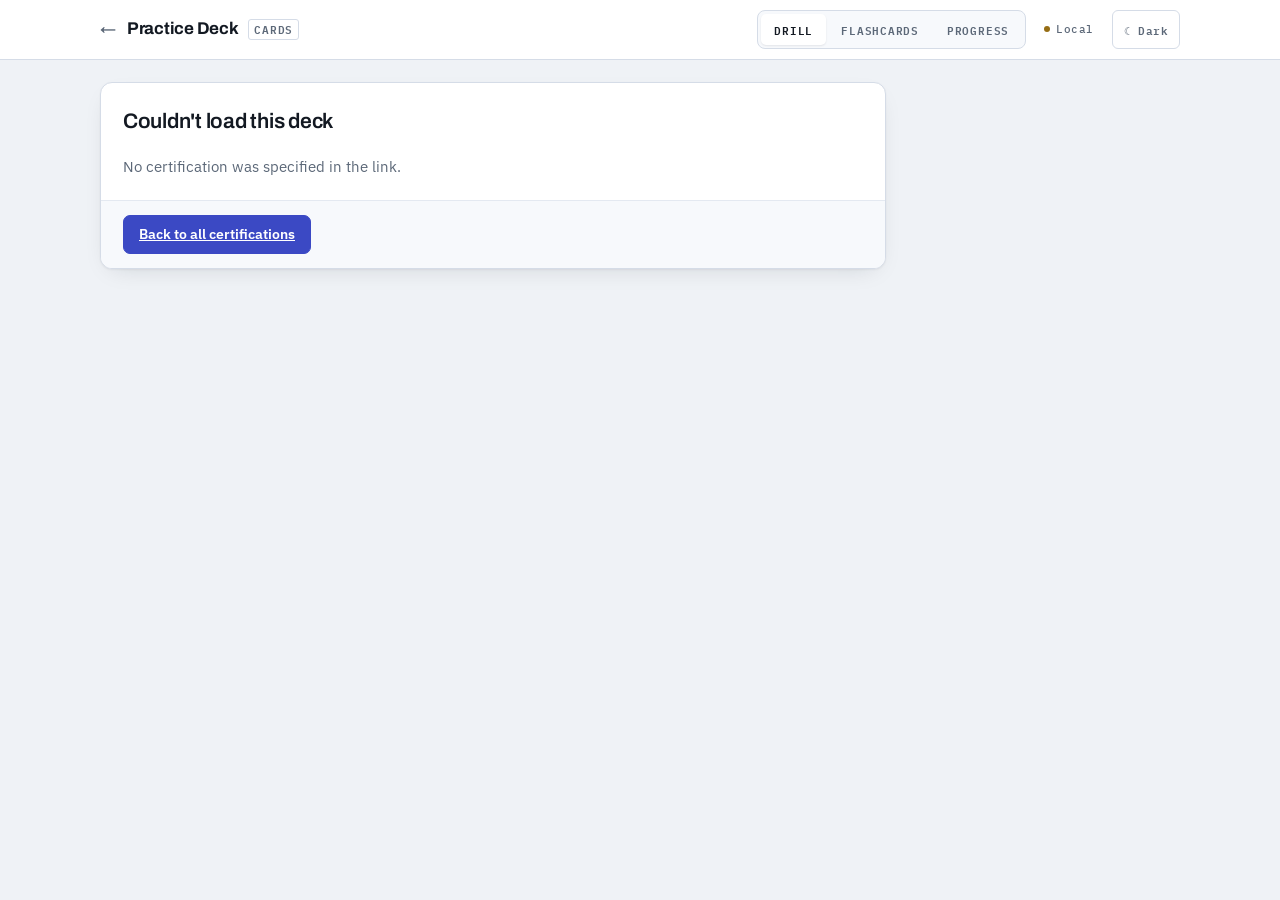
<file: app/quiz.html>
<!doctype html>
<html lang="en">
<head>
<meta charset="utf-8">
<meta name="viewport" content="width=device-width, initial-scale=1">
<meta name="description" content="Practice deck for a certification exam: exam-style questions, timed sessions, and explanations.">
<title>Practice Deck</title>
<script src="../assets/theme.js"></script>
<link rel="preconnect" href="https://fonts.gstatic.com" crossorigin>
<link rel="stylesheet" href="https://fonts.googleapis.com/css2?family=Archivo:wght@500;600;700&family=IBM+Plex+Mono:wght@500;600&family=IBM+Plex+Sans:wght@400;500;600&display=swap">
<link rel="stylesheet" href="../assets/theme.css">
<style>
/* ---------- chrome ---------- */
.topbar{
  position:sticky;top:0;z-index:20;
  background:var(--surface);
  border-bottom:1px solid var(--line);
}
.topbar-in{
  max-width:1120px;margin:0 auto;padding:10px 20px;
  display:flex;align-items:center;gap:18px;flex-wrap:wrap;
}
.brand{display:flex;align-items:baseline;gap:9px;margin-right:auto}
.brand .back{
  font-family:var(--font-display);font-weight:600;font-size:16px;
  color:var(--muted);text-decoration:none;margin-right:2px;
}
.brand .back:hover{color:var(--ink)}
.brand h1{
  font-family:var(--font-display);font-weight:700;font-size:17px;
  letter-spacing:-.015em;margin:0;
}
.brand .code{
  font-family:var(--font-mono);font-size:10.5px;font-weight:600;
  letter-spacing:.09em;text-transform:uppercase;color:var(--muted);
  border:1px solid var(--line);border-radius:3px;padding:1px 5px;
}
.tabs{display:flex;gap:2px;background:var(--raise);border:1px solid var(--line);border-radius:8px;padding:3px}
.tab{
  border:0;background:transparent;cursor:pointer;
  font-family:var(--font-mono);font-size:11px;font-weight:600;
  letter-spacing:.07em;text-transform:uppercase;
  padding:6px 13px;border-radius:5px;color:var(--muted);
}
.tab:hover{color:var(--ink)}
.tab[aria-selected="true"]{background:var(--surface);color:var(--ink);box-shadow:0 1px 2px rgba(19,25,34,.09)}
.sync{
  display:flex;align-items:center;gap:6px;
  font-family:var(--font-mono);font-size:10.5px;font-weight:500;
  letter-spacing:.05em;color:var(--muted);
}
.sync .dot{width:6px;height:6px;border-radius:50%;background:var(--muted);flex:none}
.sync[data-state="synced"] .dot{background:var(--ok)}
.sync[data-state="local"] .dot{background:var(--gold)}

.wrap{max-width:1120px;margin:0 auto;padding:22px 20px 64px;display:grid;grid-template-columns:minmax(0,1fr) 268px;gap:26px;align-items:start}
@media (max-width:900px){.wrap{grid-template-columns:minmax(0,1fr);gap:20px}}

/* ---------- card stage ---------- */
.stage{min-width:0}
.meter-row{display:flex;align-items:center;gap:14px;margin-bottom:14px;flex-wrap:wrap}
.pos{font-family:var(--font-mono);font-size:11.5px;font-weight:600;letter-spacing:.06em;color:var(--muted);font-variant-numeric:tabular-nums;white-space:nowrap}
.track{flex:1;min-width:120px;height:4px;background:var(--line-soft);border-radius:2px;overflow:hidden}
.track > i{display:block;height:100%;background:var(--accent);border-radius:2px;transition:width .3s ease}
.session{display:flex;gap:16px;font-family:var(--font-mono);font-size:11.5px;font-weight:600;letter-spacing:.04em;color:var(--muted);font-variant-numeric:tabular-nums}
.session b{color:var(--ink);font-weight:600}
.session .hot{color:var(--gold)}

.card{
  background:var(--surface);border:1px solid var(--line);border-radius:12px;
  box-shadow:var(--shadow);overflow:hidden;
}
.card-head{
  display:flex;align-items:center;gap:10px;flex-wrap:wrap;
  padding:14px 22px;border-bottom:1px solid var(--line-soft);background:var(--raise);
}
.chip{
  font-family:var(--font-mono);font-size:10px;font-weight:600;
  letter-spacing:.08em;text-transform:uppercase;
  padding:3px 8px;border-radius:4px;white-space:nowrap;
}
.chip.dom{background:var(--accent-soft);color:var(--accent-ink)}
.chip.topic{background:transparent;color:var(--muted);border:1px solid var(--line);padding:2px 7px}
.chip.state{margin-left:auto;background:transparent;border:1px solid var(--line);color:var(--muted)}
.chip.state[data-s="known"]{background:var(--gold-soft);color:var(--gold);border-color:transparent}
.chip.state[data-s="review"]{background:var(--bad-soft);color:var(--bad);border-color:transparent}

.card-body{padding:24px 22px 22px}
.q{
  font-family:var(--font-display);font-weight:600;font-size:21px;line-height:1.34;
  letter-spacing:-.012em;margin:0 0 20px;text-wrap:balance;
}
@media (max-width:600px){.q{font-size:18.5px}}

.opts{display:flex;flex-direction:column;gap:9px}
.opt{
  display:flex;gap:12px;align-items:flex-start;text-align:left;width:100%;
  background:var(--surface);border:1px solid var(--line);border-radius:9px;
  padding:13px 15px;cursor:pointer;transition:border-color .14s,background .14s;
}
.opt:hover:not(:disabled){border-color:var(--accent);background:var(--raise)}
.opt:disabled{cursor:default}
.opt .key{
  font-family:var(--font-mono);font-size:11px;font-weight:600;
  color:var(--muted);border:1px solid var(--line);border-radius:4px;
  width:20px;height:20px;display:grid;place-items:center;flex:none;margin-top:1px;
}
.opt .txt{flex:1}
.opt .mark{font-family:var(--font-mono);font-size:12px;font-weight:600;flex:none;margin-top:1px;opacity:0}
.opt[data-r="right"]{border-color:var(--ok);background:var(--ok-soft)}
.opt[data-r="right"] .key{border-color:var(--ok);color:var(--ok)}
.opt[data-r="right"] .mark{opacity:1;color:var(--ok)}
.opt[data-r="wrong"]{border-color:var(--bad);background:var(--bad-soft)}
.opt[data-r="wrong"] .key{border-color:var(--bad);color:var(--bad)}
.opt[data-r="wrong"] .mark{opacity:1;color:var(--bad)}
.opt[data-r="dim"]{opacity:.5}

.why{margin-top:20px;border-top:1px solid var(--line-soft);padding-top:18px}
.why-tag{
  font-family:var(--font-mono);font-size:10px;font-weight:600;letter-spacing:.1em;
  text-transform:uppercase;color:var(--muted);display:block;margin-bottom:7px;
}
.why p{margin:0;max-width:65ch}
.why .verdict{
  font-family:var(--font-display);font-weight:600;font-size:14px;
  letter-spacing:.01em;margin-bottom:10px;display:flex;align-items:center;gap:7px;
}
.why .verdict[data-v="right"]{color:var(--ok)}
.why .verdict[data-v="wrong"]{color:var(--bad)}
code{font-family:var(--font-mono);font-size:.9em;background:var(--raise);border:1px solid var(--line-soft);border-radius:4px;padding:1px 4px}

.card-foot{
  display:flex;align-items:center;gap:10px;flex-wrap:wrap;
  padding:14px 22px;border-top:1px solid var(--line-soft);background:var(--raise);
}
.btn{
  border:1px solid var(--line);background:var(--surface);color:var(--ink);
  border-radius:7px;padding:8px 15px;cursor:pointer;font-weight:500;font-size:13.5px;
  transition:border-color .14s,background .14s;
}
.btn:hover{border-color:var(--accent)}
.btn.primary{background:var(--accent);border-color:var(--accent);color:var(--on-accent);font-weight:600}
.btn.primary:hover{filter:brightness(1.06)}
.btn.ghost{background:transparent}
.hint{margin-left:auto;font-family:var(--font-mono);font-size:10.5px;letter-spacing:.05em;color:var(--muted)}
@media (max-width:600px){.hint{display:none}}

/* flip cards */
.flip{cursor:pointer}
.flip .a{margin-top:18px;border-top:1px solid var(--line-soft);padding-top:18px}
.reveal-cue{
  font-family:var(--font-mono);font-size:10.5px;letter-spacing:.07em;
  text-transform:uppercase;color:var(--muted);margin-top:22px;
}
.answer-line{
  font-family:var(--font-display);font-weight:600;font-size:17px;line-height:1.4;
  color:var(--ok);margin:0 0 12px;letter-spacing:-.008em;
}

/* ---------- sidebar ---------- */
.side{display:flex;flex-direction:column;gap:14px;min-width:0}
.panel{background:var(--surface);border:1px solid var(--line);border-radius:11px;padding:15px 16px}
.panel h2{
  font-family:var(--font-mono);font-size:10px;font-weight:600;letter-spacing:.11em;
  text-transform:uppercase;color:var(--muted);margin:0 0 11px;
}
.filters{display:flex;flex-direction:column;gap:3px}
.filter{
  display:flex;align-items:center;gap:9px;width:100%;text-align:left;
  border:0;background:transparent;cursor:pointer;padding:6px 8px;border-radius:6px;font-size:13.5px;
}
.filter:hover{background:var(--raise)}
.filter[aria-pressed="true"]{background:var(--accent-soft);color:var(--accent-ink);font-weight:500}
.filter .n{margin-left:auto;font-family:var(--font-mono);font-size:11px;color:var(--muted);font-variant-numeric:tabular-nums}
.filter[aria-pressed="true"] .n{color:var(--accent-ink)}
.filter .w{font-family:var(--font-mono);font-size:9.5px;letter-spacing:.04em;color:var(--muted);border:1px solid var(--line);border-radius:3px;padding:0 4px;white-space:nowrap;flex:none}
.sub{padding-left:8px;border-left:1px solid var(--line-soft);margin-left:8px;display:flex;flex-direction:column;gap:2px;margin-top:3px}
.sub .filter{font-size:12.5px;padding:5px 8px}
.toggles{display:flex;flex-direction:column;gap:8px;margin-top:4px}
.toggle{display:flex;align-items:center;gap:9px;cursor:pointer;font-size:13.5px}
.toggle input{accent-color:var(--accent);width:15px;height:15px;flex:none}

/* ---------- progress view ---------- */
.tiles{display:grid;grid-template-columns:repeat(auto-fit,minmax(132px,1fr));gap:12px;margin-bottom:22px}
.tile{background:var(--surface);border:1px solid var(--line);border-radius:11px;padding:14px 15px}
.tile .lab{font-family:var(--font-mono);font-size:9.5px;font-weight:600;letter-spacing:.1em;text-transform:uppercase;color:var(--muted);display:block}
.tile .val{font-family:var(--font-display);font-weight:700;font-size:27px;letter-spacing:-.02em;line-height:1.2;margin-top:5px;font-variant-numeric:tabular-nums}
.tile .val small{font-size:14px;font-weight:600;color:var(--muted);letter-spacing:0}
.tile[data-tone="gold"] .val{color:var(--gold)}
.tile[data-tone="bad"] .val{color:var(--bad)}

.readiness{background:var(--surface);border:1px solid var(--line);border-radius:11px;padding:18px 20px;margin-bottom:22px}
.readiness h3{font-family:var(--font-display);font-size:15px;font-weight:600;margin:0 0 4px}
.readiness .note{font-size:12.5px;color:var(--muted);margin:0 0 18px;max-width:62ch}
.gauge{position:relative;height:34px;margin-bottom:8px}
.gauge .bar{position:absolute;inset:11px 0 auto;height:12px;background:var(--line-soft);border-radius:6px;overflow:hidden}
.gauge .fill{height:100%;background:var(--accent);border-radius:6px;transition:width .4s ease}
.gauge .fill[data-pass="yes"]{background:var(--ok)}
.gauge .passline{position:absolute;top:2px;bottom:2px;width:2px;background:var(--ink);opacity:.65}
.gauge .passlab{
  position:absolute;top:-2px;transform:translateX(-50%);
  font-family:var(--font-mono);font-size:9.5px;font-weight:600;letter-spacing:.05em;
  color:var(--muted);white-space:nowrap;
}
.gauge .now{
  position:absolute;bottom:-4px;transform:translateX(-50%);
  font-family:var(--font-mono);font-size:10px;font-weight:600;color:var(--ink);white-space:nowrap;
}
.scale{display:flex;justify-content:space-between;font-family:var(--font-mono);font-size:9.5px;color:var(--muted);letter-spacing:.05em}

.breakdown{background:var(--surface);border:1px solid var(--line);border-radius:11px;padding:18px 20px;margin-bottom:22px}
.breakdown h3{font-family:var(--font-display);font-size:15px;font-weight:600;margin:0 0 16px}
.brow{display:grid;grid-template-columns:1fr 76px;gap:12px;align-items:center;padding:9px 0;border-top:1px solid var(--line-soft)}
.brow:first-of-type{border-top:0}
.brow .nm{font-size:13.5px;min-width:0}
.brow .nm .wt{font-family:var(--font-mono);font-size:9.5px;color:var(--muted);letter-spacing:.04em;margin-left:7px}
.brow .bar{height:7px;background:var(--line-soft);border-radius:4px;overflow:hidden;margin-top:6px}
.brow .bar > i{display:block;height:100%;border-radius:4px}
.brow .bar > i.ok{background:var(--ok)}
.brow .bar > i.mid{background:var(--gold)}
.brow .bar > i.low{background:var(--bad)}
.brow .fig{font-family:var(--font-mono);font-size:12px;font-weight:600;text-align:right;font-variant-numeric:tabular-nums;color:var(--muted)}
.brow .fig b{color:var(--ink)}

.weak{background:var(--surface);border:1px solid var(--line);border-radius:11px;padding:18px 20px}
.weak h3{font-family:var(--font-display);font-size:15px;font-weight:600;margin:0 0 4px}
.weak .note{font-size:12.5px;color:var(--muted);margin:0 0 14px}
.wlist{display:flex;flex-direction:column;gap:2px}
.witem{display:flex;gap:11px;align-items:flex-start;padding:9px 0;border-top:1px solid var(--line-soft);font-size:13.5px}
.witem:first-child{border-top:0}
.witem .miss{font-family:var(--font-mono);font-size:11px;font-weight:600;color:var(--bad);flex:none;padding-top:2px;width:34px;font-variant-numeric:tabular-nums}
.empty{color:var(--muted);font-size:13.5px;padding:8px 0}
.danger{color:var(--bad);border-color:color-mix(in srgb,var(--bad) 40%,var(--line))}
.foot-note{margin-top:26px;font-size:12px;color:var(--muted);max-width:70ch}
.foot-note a{color:var(--accent-ink)}

/* ---------- session length ---------- */
.sizes{display:flex;flex-wrap:wrap;gap:5px}
.size{
  border:1px solid var(--line);background:var(--surface);border-radius:6px;
  padding:6px 0;cursor:pointer;flex:1 1 40px;min-width:40px;
  font-family:var(--font-mono);font-size:12px;font-weight:600;
  font-variant-numeric:tabular-nums;transition:border-color .14s,background .14s;
}
.size:hover{border-color:var(--accent)}
.size[aria-pressed="true"]{background:var(--accent);border-color:var(--accent);color:var(--on-accent)}
.size[data-over="1"]:not([aria-pressed="true"]){color:var(--muted);border-style:dashed}
.size.wide{flex:1 1 100%;padding:6px 10px}
.panel-note{font-size:11.5px;color:var(--muted);margin:10px 0 0;line-height:1.45}

/* ---------- dropdown items ---------- */
.q-note{
  font-size:12.5px;color:var(--muted);margin:-12px 0 18px;
  padding-left:11px;border-left:2px solid var(--accent);
}
.snippet{
  font-family:var(--font-mono);font-size:12.5px;line-height:1.6;
  background:var(--raise);border:1px solid var(--line);border-radius:8px;
  padding:14px 16px;margin:0 0 20px;overflow-x:auto;white-space:pre;
}
.qrows{display:flex;flex-direction:column;gap:10px}
.qrow{
  display:grid;grid-template-columns:minmax(0,1fr) minmax(190px,240px);
  gap:8px 14px;align-items:center;
  border:1px solid var(--line);border-radius:9px;padding:12px 14px;background:var(--surface);
}
@media (max-width:620px){.qrow{grid-template-columns:minmax(0,1fr)}}
.qrow.ok{border-color:var(--ok);background:var(--ok-soft)}
.qrow.bad{border-color:var(--bad);background:var(--bad-soft)}
.qrow-label{font-size:14px;line-height:1.45;min-width:0}
.qrow-pick{display:flex;align-items:center;gap:9px;min-width:0}
select.combo{
  flex:1;min-width:0;font-family:var(--font-body);font-size:13.5px;
  background:var(--surface);color:var(--ink);
  border:1px solid var(--line);border-radius:7px;padding:8px 10px;cursor:pointer;
}
select.combo:hover:not(:disabled){border-color:var(--accent)}
select.combo:disabled{opacity:1;cursor:default;background:transparent;border-style:dashed}
.rmark{font-family:var(--font-mono);font-size:13px;font-weight:600;flex:none}
.qrow.ok .rmark{color:var(--ok)}
.qrow.bad .rmark{color:var(--bad)}
.qrow-fix{grid-column:1/-1;font-size:12.5px;color:var(--muted)}
.qrow-fix b{color:var(--ink);font-weight:600}
.answer-inline{font-size:13.5px;font-weight:600;color:var(--ok)}
.why .verdict[data-v="part"]{color:var(--gold)}

/* ---------- session summary ---------- */
.summary{
  background:var(--surface);border:1px solid var(--line);border-radius:12px;
  box-shadow:var(--shadow);padding:26px 24px 22px;margin-bottom:22px;
}
.summary .lab{
  font-family:var(--font-mono);font-size:10px;font-weight:600;letter-spacing:.11em;
  text-transform:uppercase;color:var(--muted);display:block;
}
.summary .score{
  font-family:var(--font-display);font-weight:700;font-size:60px;line-height:1.05;
  letter-spacing:-.03em;margin:6px 0 2px;font-variant-numeric:tabular-nums;
}
.summary .score small{font-size:24px;font-weight:600;color:var(--muted);letter-spacing:0}
.summary .score[data-v="right"]{color:var(--ok)}
.summary .score[data-v="part"]{color:var(--gold)}
.summary .score[data-v="wrong"]{color:var(--bad)}
.summary .sub{font-size:13.5px;color:var(--muted);margin:0 0 20px;max-width:60ch}
.sactions{display:flex;gap:9px;flex-wrap:wrap}
.miss.part{color:var(--gold)}
.summary[data-v="pass"]{border-left:4px solid var(--ok)}
.summary[data-v="fail"]{border-left:4px solid var(--bad)}
.result{display:flex;align-items:center;gap:16px;flex-wrap:wrap}
.stamp{
  font-family:var(--font-mono);font-size:12px;font-weight:600;
  letter-spacing:.1em;text-transform:uppercase;
  padding:6px 13px;border-radius:5px;white-space:nowrap;
}
.stamp[data-v="pass"]{background:var(--ok-soft);color:var(--ok);border:1px solid var(--ok)}
.stamp[data-v="fail"]{background:var(--bad-soft);color:var(--bad);border:1px solid var(--bad)}
.stamp.sm{font-size:9.5px;padding:3px 7px;letter-spacing:.07em}
.delta{font-family:var(--font-mono);font-size:11.5px;font-weight:600;white-space:nowrap}
.delta[data-v="up"]{color:var(--ok)}
.delta[data-v="down"]{color:var(--bad)}
/* ---------- ready / start screen ---------- */
.ready{
  background:var(--surface);border:1px solid var(--line);border-radius:12px;
  box-shadow:var(--shadow);padding:30px 26px 26px;
}
.ready .lab{
  font-family:var(--font-mono);font-size:10px;font-weight:600;letter-spacing:.11em;
  text-transform:uppercase;color:var(--muted);display:block;
}
.ready-n{
  font-family:var(--font-display);font-weight:700;font-size:46px;line-height:1.1;
  letter-spacing:-.03em;margin:6px 0 22px;font-variant-numeric:tabular-nums;
}
.ready-n small{font-size:19px;font-weight:600;color:var(--muted);letter-spacing:-.01em;margin-left:6px}
.ready-meta{
  display:grid;grid-template-columns:repeat(auto-fit,minmax(150px,1fr));
  gap:16px 22px;margin:0 0 26px;padding:18px 0;
  border-top:1px solid var(--line-soft);border-bottom:1px solid var(--line-soft);
}
.ready-meta dt{
  font-family:var(--font-mono);font-size:9.5px;font-weight:600;letter-spacing:.1em;
  text-transform:uppercase;color:var(--muted);margin-bottom:4px;
}
.ready-meta dd{margin:0;font-size:14px;line-height:1.4}
.btn.big{font-size:15px;padding:12px 30px;border-radius:8px}
.ready-note{font-size:12.5px;color:var(--muted);margin:16px 0 0;max-width:62ch;line-height:1.55}
.ready-note b{color:var(--ink);font-weight:600}
.clock{
  font-variant-numeric:tabular-nums;
  border:1px solid var(--line);border-radius:5px;padding:2px 8px;
  color:var(--ink);background:var(--surface);
}
.qtime{
  font-family:var(--font-mono);font-size:10.5px;font-weight:600;
  letter-spacing:.04em;color:var(--muted);
  border:1px solid var(--line);border-radius:4px;padding:1px 6px;margin-left:8px;
  vertical-align:1px;
}
.timing{
  display:flex;flex-wrap:wrap;gap:10px 26px;align-items:flex-start;
  border-top:1px solid var(--line-soft);padding-top:16px;margin-bottom:18px;
}
.tstat{display:flex;flex-direction:column;gap:2px}
.tstat .lab{
  font-family:var(--font-mono);font-size:9.5px;font-weight:600;letter-spacing:.1em;
  text-transform:uppercase;color:var(--muted);
}
.tstat .v{
  font-family:var(--font-display);font-weight:600;font-size:20px;
  letter-spacing:-.01em;font-variant-numeric:tabular-nums;
}
.tstat .v[data-v="right"]{color:var(--ok)}
.tstat .v[data-v="part"]{color:var(--gold)}
.tstat .v[data-v="wrong"]{color:var(--bad)}
.tnote{flex:1 1 100%;font-size:12.5px;color:var(--muted);margin:2px 0 0;max-width:70ch;line-height:1.5}
.tnote em{color:var(--ink);font-style:normal}
.hcount{
  font-family:var(--font-mono);font-size:10px;font-weight:600;letter-spacing:.07em;
  text-transform:uppercase;color:var(--muted);margin-left:9px;
}
.arows{display:flex;flex-direction:column}
.arow{
  display:grid;grid-template-columns:auto 46px minmax(0,1fr) auto;
  gap:12px;align-items:center;padding:10px 0;border-top:1px solid var(--line-soft);
}
.arow:first-child{border-top:0}
.apct{font-family:var(--font-mono);font-size:13.5px;font-weight:600;font-variant-numeric:tabular-nums;text-align:right}
.ameta{font-size:12.5px;color:var(--muted);min-width:0;overflow:hidden;text-overflow:ellipsis;white-space:nowrap}
.awhen{font-family:var(--font-mono);font-size:10.5px;color:var(--muted);white-space:nowrap}
@media (max-width:620px){
  .arow{grid-template-columns:auto 46px minmax(0,1fr)}
  .awhen{display:none}
}
</style>
</head>
<body>


<header class="topbar">
  <div class="topbar-in">
    <div class="brand">
      <a class="back" href="../index.html" title="All certifications" aria-label="All certifications">←</a>
      <h1></h1>
      <span class="code" id="deckSize">cards</span>
    </div>
    <div class="tabs" role="tablist" aria-label="Study mode">
      <button class="tab" role="tab" id="tab-drill" aria-selected="true" data-view="drill">Drill</button>
      <button class="tab" role="tab" id="tab-cards" aria-selected="false" data-view="cards">Flashcards</button>
      <button class="tab" role="tab" id="tab-prog" aria-selected="false" data-view="prog">Progress</button>
    </div>
    <div class="sync" id="sync" data-state="local" title="Where your progress is stored">
      <span class="dot"></span><span id="syncLabel">Local</span>
    </div>
    <button class="theme-toggle" data-theme-toggle aria-pressed="false"></button>
  </div>
</header>

<main class="wrap">
  <section class="stage" id="stage"></section>
  <aside class="side" id="side"></aside>
</main>

<script>
/* ============================================================
   Generic quiz engine — data-agnostic.
   Loads certs/<id>.json (via ?cert=<id>) and renders whatever
   DOMAINS/CARDS it finds. To add a new certification, drop a new
   JSON file matching the same contract; nothing here changes.
   ============================================================ */
let META=null, DOMAINS=null, CARDS=null;
let LS_KEY="progress.pending.v1";
let PASS_PCT=70;   // overridden by meta.passPct once the deck loads

/* ============================================================
   Progress state — localStorage only in this public build.
   ============================================================ */
const fresh=()=>({v:1,updatedAt:0,cards:{},stats:{answered:0,correct:0,bestStreak:0},attempts:[]});
let state=fresh();
let docRef=null, pushTimer=null, applyingRemote=false;

function persist(){
  state.updatedAt=Date.now();
  try{ localStorage.setItem(LS_KEY,JSON.stringify(state)); }catch(e){}
  if(docRef && !applyingRemote){
    clearTimeout(pushTimer);
    pushTimer=setTimeout(()=>{
      docRef.set({v:1,updatedAt:state.updatedAt,cards:state.cards,stats:state.stats,attempts:state.attempts||[]})
        .catch(()=>setSync("local","Local only"));
    },700);
  }
}
function setSync(s,label){
  const el=document.getElementById("sync");
  el.dataset.state=s;
  document.getElementById("syncLabel").textContent=label;
  el.title = s==="synced"
    ? "Progress is saved to this artifact and follows you across devices"
    : "Progress is saved in this browser only — it stays on this device";
}
/* Public build: no server-side storage. Progress stays in this browser. */

const cardState=id=>state.cards[id]||{status:"unseen",seen:0,right:0,wrong:0};
/* frac is 0–1: multiple choice scores 0 or 1, dropdown items score
   per blank, the way the real exam awards partial credit. */
function recordAnswer(id,frac){
  const full = frac>=1;
  const c=Object.assign({status:"unseen",seen:0,right:0,wrong:0},state.cards[id]);
  c.seen++;
  if(full) c.right++; else c.wrong++;
  // Miss it and it drops into review; answer it right consistently and it graduates.
  if(!full) c.status="review";
  else if(c.right-c.wrong>=2) c.status="known";
  else c.status="seen";
  c.last=Date.now();
  state.cards[id]=c;
  const ms=Math.min(Date.now()-(session.qStart||Date.now()), MAX_Q_MS);
  state.stats.answered++; state.stats.correct+=frac;
  session.answered++; session.points+=frac; session.log.push({id:id,frac:frac,ms:ms});
  session.lastMs=ms;
  if(full){ session.streak++; if(session.streak>state.stats.bestStreak) state.stats.bestStreak=session.streak; }
  else session.streak=0;
  persist();
}
function markCard(id,status){
  const c=Object.assign({status:"unseen",seen:0,right:0,wrong:0},state.cards[id]);
  c.status=status; c.last=Date.now(); c.seen=Math.max(1,c.seen);
  state.cards[id]=c; persist();
}

/* ============================================================
   View model
   ============================================================ */
const SIZES=[5,10,20,30,40,50,60];
/* Rough pace guide. Most Microsoft fundamentals exams run
   40–60 questions in 45–65 minutes; exact allowance varies by exam. */
const PACE_MS=60000;
const MAX_Q_MS=15*60*1000;   // cap one question so a coffee break can't skew the stats
const session={answered:0,points:0,streak:0,log:[],startedAt:null,qStart:null,qIndex:-1};
const ui={view:"drill",domain:"all",topic:null,weakOnly:false,shuffle:true,size:20,
          started:false,i:0,picked:null,picks:{},checked:false,flipped:false,done:false,
          order:[],perms:{},confirmReset:false};

function shuffledIdx(n){
  const p=[...Array(n).keys()];
  for(let i=p.length-1;i>0;i--){const j=Math.floor(Math.random()*(i+1));[p[i],p[j]]=[p[j],p[i]];}
  return p;
}
/* Cards are authored with the correct answer first, so option order is
   randomized per card (and per dropdown row). perm[displayPosition] =
   index into the authored options; regenerated on every new session. */
function optOrder(c,ri){
  const key = ri===undefined ? c.id : c.id+":"+ri;
  const n = ri===undefined ? c.o.length : c.rows[ri].o.length;
  if(!ui.perms[key]) ui.perms[key]=shuffledIdx(n);
  return ui.perms[key];
}
function resetSession(){
  session.answered=0; session.points=0; session.streak=0; session.log=[];
  session.startedAt=null; session.qStart=null; session.qIndex=-1;
}
function fmtDur(ms){
  const s=Math.max(0,Math.round(ms/1000));
  const h=Math.floor(s/3600), m=Math.floor((s%3600)/60), sec=s%60;
  return h ? `${h}:${String(m).padStart(2,"0")}:${String(sec).padStart(2,"0")}`
           : `${m}:${String(sec).padStart(2,"0")}`;
}
const fmtShort=ms=>{ const s=Math.round(ms/1000); return s<60 ? s+"s" : Math.floor(s/60)+"m "+(s%60)+"s"; };
/* The clock starts when the first question of a session is on screen,
   and each question is timed from the moment it appears. */
function touchTimers(){
  if(!ui.started||ui.done||!ui.order.length) return;
  if(!session.startedAt) session.startedAt=Date.now();
  if(session.qIndex!==ui.i){ session.qIndex=ui.i; session.qStart=Date.now(); }
}

function pool(){
  let list=CARDS.filter(c=>{
    if(ui.domain!=="all" && c.d!==ui.domain) return false;
    if(ui.topic && c.t!==ui.topic) return false;
    if(ui.weakOnly && cardState(c.id).status!=="review") return false;
    return true;
  });
  return list;
}
function rebuild(){
  const list=pool();
  ui.order=list.map(c=>c.id);
  if(ui.shuffle){
    for(let i=ui.order.length-1;i>0;i--){const j=Math.floor(Math.random()*(i+1));[ui.order[i],ui.order[j]]=[ui.order[j],ui.order[i]];}
  }
  if(ui.size!=="all") ui.order=ui.order.slice(0,ui.size);
  ui.perms={}; ui.i=0; ui.picked=null; ui.picks={}; ui.checked=false; ui.flipped=false;
  ui.done=false; ui.started=false;
  resetSession();
}
const current=()=>CARDS.find(c=>c.id===ui.order[ui.i]);
const esc=s=>String(s).replace(/[&<>"]/g,m=>({"&":"&amp;","<":"&lt;",">":"&gt;",'"':"&quot;"}[m]));
const topicName=(d,t)=>(DOMAINS[d]&&DOMAINS[d].topics[t])||t;
const scaledPass=()=>Math.round(PASS_PCT*10);   // e.g. 70% → "700 pass mark"

/* ---------- renderers ---------- */
function render(){
  const stage=document.getElementById("stage"), side=document.getElementById("side");
  document.querySelectorAll(".tab").forEach(t=>t.setAttribute("aria-selected",String(t.dataset.view===ui.view)));
  if(ui.view==="prog"){ stage.innerHTML=progressView(); side.innerHTML=sidebar(); }
  else{
    touchTimers();
    stage.innerHTML = !ui.order.length ? emptyView()
      : ui.done ? summaryView()
      : !ui.started ? readyView()
      : ui.view==="drill" ? drillView() : flashView();
    side.innerHTML=sidebar();
  }
  wire();
}

const fmtPts=n=>Number.isInteger(n)?String(n):n.toFixed(1);
function meterRow(){
  const n=ui.order.length, pct=n?((ui.i)/n)*100:0;
  const acc=session.answered?Math.round(session.points/session.answered*100):0;
  const elapsed=session.startedAt?Date.now()-session.startedAt:0;
  return `<div class="meter-row">
    <span class="pos">${ui.i+1} / ${n}</span>
    <span class="track"><i style="width:${pct}%"></i></span>
    <span class="session">
      <span class="clock" id="clock" title="Time since the first question appeared">${fmtDur(elapsed)}</span>
      <span>Session <b>${fmtPts(session.points)}/${session.answered}</b>${session.answered?` · ${acc}%`:""}</span>
      <span class="${session.streak>=3?"hot":""}">Streak <b>${session.streak}</b></span>
    </span>
  </div>`;
}

function cardHead(c){
  const st=cardState(c.id).status;
  const lab=st==="known"?"Mastered":st==="review"?"Needs review":st==="seen"?"Learning":"New";
  return `<div class="card-head">
    <span class="chip dom">${esc(DOMAINS[c.d].label)}</span>
    <span class="chip topic">${esc(topicName(c.d,c.t))}</span>
    <span class="chip state" data-s="${st}">${lab}</span>
  </div>`;
}

function drillView(){ return current().type==="combo" ? comboView() : mcqView(); }

/* Dropdown item: several statements, one dropdown each, scored per blank. */
function comboScore(c){
  let right=0;
  c.rows.forEach((row,ri)=>{
    const ansPos=optOrder(c,ri).indexOf(row.a);
    if(ui.picks[ri]===ansPos) right++;
  });
  return {right:right, total:c.rows.length};
}
function comboView(){
  const c=current(), checked=ui.checked;
  const rows=c.rows.map((row,ri)=>{
    const perm=optOrder(c,ri), ansPos=perm.indexOf(row.a);
    const pick=ui.picks[ri];
    const ok=pick===ansPos;
    const opts=perm.map((orig,i)=>
      `<option value="${i}"${pick===i?" selected":""}>${esc(row.o[orig])}</option>`).join("");
    return `<div class="qrow${checked?(ok?" ok":" bad"):""}">
      <span class="qrow-label">${esc(row.label)}</span>
      <span class="qrow-pick">
        <select class="combo" data-row="${ri}" aria-label="${esc(row.label)}"${checked?" disabled":""}>
          <option value=""${pick===undefined?" selected":""}>Choose…</option>${opts}
        </select>
        ${checked?`<span class="rmark">${ok?"✓":"✕"}</span>`:""}
      </span>
      ${checked&&!ok?`<span class="qrow-fix">Correct answer: <b>${esc(row.o[row.a])}</b></span>`:""}
    </div>`;
  }).join("");

  let why="", picked=Object.keys(ui.picks).length;
  if(checked){
    const sc=comboScore(c);
    const v = sc.right===sc.total ? "right" : sc.right===0 ? "wrong" : "part";
    const verdict = v==="right"?"All correct":v==="wrong"?"Not quite":"Partly right";
    why=`<div class="why">
      <div class="verdict" data-v="${v}">${verdict} — ${sc.right} of ${sc.total} blanks
        <span class="qtime">${fmtShort(session.lastMs||0)}</span></div>
      <span class="why-tag">Why</span>
      <p>${c.e}</p>
    </div>`;
  }
  return `${meterRow()}
  <article class="card">
    ${cardHead(c)}
    <div class="card-body">
      <h2 class="q">${esc(c.q)}</h2>
      <p class="q-note">Each blank is scored separately, so partial credit counts — same as the real exam.</p>
      ${c.code?`<pre class="snippet">${esc(c.code)}</pre>`:""}
      <div class="qrows">${rows}</div>
      ${why}
    </div>
    <div class="card-foot">
      ${checked
        ? `<button class="btn primary" data-act="next">Next card</button>
           <button class="btn ghost" data-act="mark-review">Keep in review</button>`
        : `<button class="btn primary" data-act="check">Check answers</button>
           <span class="hint">${picked} of ${c.rows.length} selected</span>`}
      ${checked?`<span class="hint">Enter → next</span>`:""}
    </div>
  </article>`;
}

function mcqView(){
  const c=current(), answered=ui.picked!==null;
  const perm=optOrder(c), ansPos=perm.indexOf(c.a);
  const opts=perm.map((orig,i)=>{
    let r="";
    if(answered){
      if(i===ansPos) r="right";
      else if(i===ui.picked) r="wrong";
      else r="dim";
    }
    return `<button class="opt" data-pick="${i}" ${answered?"disabled":""} ${r?`data-r="${r}"`:""}>
      <span class="key">${i+1}</span>
      <span class="txt">${esc(c.o[orig])}</span>
      <span class="mark">${r==="right"?"✓":r==="wrong"?"✕":""}</span>
    </button>`;
  }).join("");
  const right=answered&&ui.picked===ansPos;
  const why=answered?`<div class="why">
      <div class="verdict" data-v="${right?"right":"wrong"}">${right?"Correct":"Not quite"} — ${esc(c.s)}
        <span class="qtime">${fmtShort(session.lastMs||0)}</span></div>
      <span class="why-tag">Why</span>
      <p>${c.e}</p>
    </div>`:"";
  return `${meterRow()}
  <article class="card">
    ${cardHead(c)}
    <div class="card-body">
      <h2 class="q">${esc(c.q)}</h2>
      <div class="opts">${opts}</div>
      ${why}
    </div>
    <div class="card-foot">
      ${answered?`<button class="btn primary" data-act="next">Next card</button>
        <button class="btn ghost" data-act="mark-review">Keep in review</button>`
        :`<button class="btn ghost" data-act="skip">Skip</button>`}
      <span class="hint">${answered?"Enter → next":"1–4 to answer"}</span>
    </div>
  </article>`;
}

function flashView(){
  const c=current();
  const answer = c.type==="combo"
    ? `<div class="qrows">${c.rows.map(r=>
        `<div class="qrow ok"><span class="qrow-label">${esc(r.label)}</span>
         <span class="qrow-pick"><b class="answer-inline">${esc(r.o[r.a])}</b></span></div>`).join("")}</div>`
    : `<p class="answer-line">${esc(c.o[c.a])}</p>`;
  const back=ui.flipped?`<div class="a">
      ${answer}
      <span class="why-tag">Why</span>
      <p>${c.e}</p>
    </div>`:`<p class="reveal-cue">Click the card or press space to reveal</p>`;
  return `${meterRow()}
  <article class="card flip" data-act="flip">
    ${cardHead(c)}
    <div class="card-body">
      <h2 class="q">${esc(c.q)}</h2>
      ${c.code?`<pre class="snippet">${esc(c.code)}</pre>`:""}
      ${back}
    </div>
    <div class="card-foot">
      ${ui.flipped?`<button class="btn primary" data-act="got">Got it</button>
        <button class="btn" data-act="mark-review">Needs review</button>`
        :`<button class="btn" data-act="flip">Reveal</button>`}
      <span class="hint">Space → reveal · Enter → next</span>
    </div>
  </article>`;
}

function readyView(){
  const n=ui.order.length;
  const combos=ui.order.filter(id=>{const c=CARDS.find(x=>x.id===id); return c&&c.type==="combo";}).length;
  const scope = ui.weakOnly ? "Weak spots only"
    : ui.topic ? topicName(ui.domain,ui.topic)
    : ui.domain==="all" ? "Full pool" : DOMAINS[ui.domain].label;
  const est=Math.max(1,Math.round(n*PACE_MS/60000));
  const last=(state.attempts||[]).slice(-1)[0];

  return `<section class="ready">
    <span class="lab">Ready when you are</span>
    <h2 class="ready-n">${n}<small> question${n===1?"":"s"}</small></h2>
    <dl class="ready-meta">
      <div><dt>Drawn from</dt><dd>${esc(scope)}</dd></div>
      <div><dt>Mode</dt><dd>${ui.view==="drill"?"Drill — answer and explain":"Flashcards — reveal and self-rate"}</dd></div>
      <div><dt>Dropdown items</dt><dd>${combos} of ${n}${combos?" (partial credit)":""}</dd></div>
      <div><dt>Rough pace</dt><dd>about ${est} minute${est===1?"":"s"}</dd></div>
    </dl>
    <button class="btn primary big" data-act="start">Start${ui.view==="drill"?" the timer":""}</button>
    <p class="ready-note">The clock starts when you press Start, and each question is timed from the moment it appears.
      Pass mark is ${PASS_PCT}%.${last?` Your last attempt: <b>${last.pct}%</b> — ${last.passed?"passed":"not passed"}.`:""}</p>
  </section>`;
}

function timingBlock(){
  const log=session.log.filter(e=>e.ms!=null);
  if(!log.length) return "";
  const answerMs=log.reduce((s,e)=>s+e.ms,0);
  const avg=answerMs/log.length;
  const wall=session.startedAt?Date.now()-session.startedAt:answerMs;
  const slow=log.reduce((a,b)=>b.ms>a.ms?b:a);
  const slowCard=CARDS.find(c=>c.id===slow.id);
  const paceV = avg<=PACE_MS ? "right" : avg<=PACE_MS*1.5 ? "part" : "wrong";
  const paceTxt = avg<=PACE_MS ? "comfortably inside exam pace"
                : avg<=PACE_MS*1.5 ? "a little slower than exam pace"
                : "well over exam pace";
  return `<div class="timing">
    <div class="tstat"><span class="lab">Total time</span><span class="v">${fmtDur(wall)}</span></div>
    <div class="tstat"><span class="lab">Avg per question</span><span class="v" data-v="${paceV}">${fmtShort(avg)}</span></div>
    <div class="tstat"><span class="lab">Slowest</span><span class="v">${fmtShort(slow.ms)}</span></div>
    <p class="tnote">You averaged ${fmtShort(avg)} a question — ${paceTxt}. As a rough guide, fundamentals exams allow
      around a minute per question; Microsoft doesn't publish ${esc(META.examCode||META.title)}'s exact allowance.${
      slowCard?` Your slowest was <em>${esc(slowCard.q.slice(0,90))}${slowCard.q.length>90?"…":""}</em>`:""}</p>
  </div>`;
}

function attemptsSection(){
  const list=(state.attempts||[]).slice().reverse();
  if(!list.length) return `<section class="breakdown">
    <h3>Attempts</h3>
    <p class="empty">Finish a session and its result — passed or not — is recorded here.</p>
  </section>`;
  const passes=list.filter(a=>a.passed).length;
  const rows=list.slice(0,10).map(a=>{
    const d=new Date(a.t);
    const when=d.toLocaleDateString(undefined,{month:"short",day:"numeric"})+" "+
               d.toLocaleTimeString(undefined,{hour:"numeric",minute:"2-digit"});
    return `<div class="arow">
      <span class="stamp sm" data-v="${a.passed?"pass":"fail"}">${a.passed?"Passed":"Not passed"}</span>
      <span class="apct">${a.pct}%</span>
      <span class="ameta">${a.n} question${a.n===1?"":"s"} · ${esc(a.scope||"Full pool")}${
        a.ms?` · ${fmtShort(a.ms/a.n)} avg`:""}</span>
      <span class="awhen">${when}</span>
    </div>`;
  }).join("");
  return `<section class="breakdown">
    <h3>Attempts <span class="hcount">${passes} of ${list.length} passed</span></h3>
    <div class="arows">${rows}</div>
  </section>`;
}

function summaryView(){
  const n=session.answered, pct=n?Math.round(session.points/n*100):0;
  const passed = pct>=PASS_PCT;
  const gap = PASS_PCT-pct;
  const verdict = passed
    ? "You cleared the pass mark on this attempt."
    : `${gap} point${gap===1?"":"s"} short of the pass mark on this attempt.`;
  const tone = passed ? "right" : pct>=60 ? "part" : "wrong";

  const byTopic={};
  session.log.forEach(entry=>{
    const c=CARDS.find(x=>x.id===entry.id); if(!c) return;
    const k=c.d+"|"+c.t;
    byTopic[k]=byTopic[k]||{n:0,p:0};
    byTopic[k].n++; byTopic[k].p+=entry.frac;
  });
  const topicRows=Object.entries(byTopic).sort((a,b)=>(a[1].p/a[1].n)-(b[1].p/b[1].n)).map(([k,v])=>{
    const [d,t]=k.split("|"), p=Math.round(v.p/v.n*100);
    return `<div class="brow">
      <div class="nm">${esc(topicName(d,t))}<span class="wt">${esc(DOMAINS[d].label)}</span>
        <div class="bar"><i class="${p>=80?"ok":p>=60?"mid":"low"}" style="width:${p}%"></i></div>
      </div>
      <span class="fig"><b>${p}%</b><br>${fmtPts(v.p)}/${v.n}</span>
    </div>`;
  }).join("");

  const missed=session.log.filter(e=>e.frac<1).map(e=>{
    const c=CARDS.find(x=>x.id===e.id); if(!c) return "";
    const tag=e.frac>0?`<span class="miss part">${Math.round(e.frac*100)}%</span>`:`<span class="miss">✕</span>`;
    return `<div class="witem">${tag}<span>${esc(c.q)}</span></div>`;
  }).join("");

  const prior=(state.attempts||[]).slice(0,-1).slice(-1)[0];
  const delta = prior ? pct-prior.pct : null;

  return `<section class="summary" data-v="${passed?"pass":"fail"}">
    <span class="lab">Attempt ${(state.attempts||[]).length} · ${n} question${n===1?"":"s"}</span>
    <div class="result">
      <div class="score" data-v="${tone}">${pct}<small>%</small></div>
      <span class="stamp" data-v="${passed?"pass":"fail"}">${passed?"Passed":"Not passed"}</span>
    </div>
    <p class="sub">${fmtPts(session.points)} of ${n} — ${verdict} The pass mark is ${scaledPass()} of 1000, roughly ${PASS_PCT}% here.${
      delta===null?"":` <span class="delta" data-v="${delta>=0?"up":"down"}">${delta>=0?"▲":"▼"} ${Math.abs(delta)} pts vs your last attempt</span>`}</p>
    ${timingBlock()}
    <div class="sactions">
      <button class="btn primary" data-act="new-session">Start another ${ui.size==="all"?"full":ui.size+"-question"} session</button>
      ${missed?`<button class="btn" data-act="drill-weak">Drill what I missed</button>`:""}
    </div>
  </section>
  <section class="breakdown">
    <h3>This session, weakest first</h3>
    ${topicRows||'<p class="empty">No data.</p>'}
  </section>
  ${missed?`<section class="weak">
    <h3>What you missed</h3>
    <p class="note">Partial scores come from dropdown items where some blanks were right.</p>
    <div class="wlist">${missed}</div>
  </section>`:`<section class="weak"><h3>Clean sweep</h3><p class="note">Every question in this session was fully correct.</p></section>`}`;
}

function emptyView(){
  return `<article class="card"><div class="card-body">
    <h2 class="q">Nothing in this deck yet</h2>
    <p style="color:var(--muted);margin:0">${ui.weakOnly
      ? "You have no cards marked for review — answer a few in Drill mode and anything you miss lands here."
      : "No cards match the current filter. Widen the selection in the panel."}</p>
  </div>
  <div class="card-foot"><button class="btn primary" data-act="clear-filters">Show all cards</button></div>
  </article>`;
}

function sidebar(){
  const counts={all:CARDS.length};
  Object.keys(DOMAINS).forEach(d=>{counts[d]=CARDS.filter(c=>c.d===d).length;});
  const weak=CARDS.filter(c=>cardState(c.id).status==="review").length;
  const known=CARDS.filter(c=>cardState(c.id).status==="known").length;

  const domBlocks=Object.entries(DOMAINS).map(([d,meta])=>{
    const on=ui.domain===d;
    const subs=on?`<div class="sub">${Object.entries(meta.topics).map(([t,name])=>{
      const n=CARDS.filter(c=>c.d===d&&c.t===t).length;
      return `<button class="filter" data-topic="${t}" aria-pressed="${ui.topic===t}">${esc(name)}<span class="n">${n}</span></button>`;
    }).join("")}</div>`:"";
    return `<button class="filter" data-domain="${d}" aria-pressed="${on}">
        ${esc(meta.label)}<span class="w">${meta.weight}</span><span class="n">${counts[d]}</span>
      </button>${subs}`;
  }).join("");

  const avail=pool().length;
  const sizeBtns=SIZES.map(n=>
    `<button class="size" data-size="${n}" aria-pressed="${ui.size===n}"${n>avail?' data-over="1" title="Only '+avail+' cards match the current filter"':""}>${n}</button>`
  ).join("")+`<button class="size wide" data-size="all" aria-pressed="${ui.size==="all"}">All ${avail}</button>`;

  return `<div class="panel">
    <h2>Session length</h2>
    <div class="sizes">${sizeBtns}</div>
    <p class="panel-note">Drawn at random from ${avail} matching ${avail===1?"card":"cards"} in a pool of ${CARDS.length}. Changing this starts a new session.</p>
  </div>
  <div class="panel">
    <h2>Deck</h2>
    <div class="filters">
      <button class="filter" data-domain="all" aria-pressed="${ui.domain==="all"}">Everything<span class="n">${counts.all}</span></button>
      ${domBlocks}
    </div>
    <div class="toggles">
      <label class="toggle"><input type="checkbox" id="weakOnly" ${ui.weakOnly?"checked":""}>Weak spots only <span class="n" style="font-family:var(--font-mono);font-size:11px;color:var(--muted)">${weak}</span></label>
      <label class="toggle"><input type="checkbox" id="shuffle" ${ui.shuffle?"checked":""}>Shuffle order</label>
    </div>
  </div>
  <div class="panel">
    <h2>At a glance</h2>
    <div class="brow" style="grid-template-columns:1fr auto;padding-top:0"><span class="nm">Mastered</span><span class="fig"><b>${known}</b> / ${CARDS.length}</span></div>
    <div class="brow" style="grid-template-columns:1fr auto"><span class="nm">Needs review</span><span class="fig"><b>${weak}</b></span></div>
    <div class="brow" style="grid-template-columns:1fr auto"><span class="nm">All-time accuracy</span><span class="fig"><b>${state.stats.answered?Math.round(state.stats.correct/state.stats.answered*100):0}%</b></span></div>
  </div>`;
}

function progressView(){
  const s=state.stats;
  const acc=s.answered?Math.round(s.correct/s.answered*100):0;
  const known=CARDS.filter(c=>cardState(c.id).status==="known").length;
  const weak=CARDS.filter(c=>cardState(c.id).status==="review").length;
  const unseen=CARDS.filter(c=>cardState(c.id).status==="unseen").length;

  const rows=[];
  Object.entries(DOMAINS).forEach(([d,meta])=>{
    Object.entries(meta.topics).forEach(([t,name])=>{
      const set=CARDS.filter(c=>c.d===d&&c.t===t);
      let seen=0,right=0;
      set.forEach(c=>{const st=cardState(c.id); seen+=st.seen; right+=st.right;});
      const pct=seen?Math.round(right/seen*100):0;
      rows.push(`<div class="brow">
        <div class="nm">${esc(name)}<span class="wt">${esc(meta.label)} · ${meta.weight}</span>
          <div class="bar"><i class="${pct>=80?"ok":pct>=60?"mid":"low"}" style="width:${seen?pct:0}%"></i></div>
        </div>
        <span class="fig">${seen?`<b>${pct}%</b>`:"—"}<br>${right}/${seen}</span>
      </div>`);
    });
  });

  const weakList=CARDS.map(c=>({c,st:cardState(c.id)}))
    .filter(x=>x.st.wrong>0)
    .sort((a,b)=>b.st.wrong-a.st.wrong||b.st.seen-a.st.seen)
    .slice(0,8)
    .map(x=>`<div class="witem"><span class="miss">${x.st.wrong}✕</span><span>${esc(x.c.q)}</span></div>`).join("");

  const passX=PASS_PCT;
  return `<div class="tiles">
    <div class="tile"><span class="lab">Answered</span><span class="val">${s.answered}</span></div>
    <div class="tile"><span class="lab">Accuracy</span><span class="val">${acc}<small>%</small></span></div>
    <div class="tile" data-tone="gold"><span class="lab">Mastered</span><span class="val">${known}<small>/${CARDS.length}</small></span></div>
    <div class="tile" data-tone="bad"><span class="lab">Needs review</span><span class="val">${weak}</span></div>
    <div class="tile"><span class="lab">Best streak</span><span class="val">${s.bestStreak}</span></div>
    <div class="tile"><span class="lab">Not yet seen</span><span class="val">${unseen}</span></div>
  </div>

  <section class="readiness">
    <h3>Readiness</h3>
    <p class="note">Your accuracy across every card you have answered. The marker sits at ${PASS_PCT}%, the rough equivalent of the ${scaledPass()} needed to pass — the real exam reports a scaled score from 1 to 1000 and is not a straight percentage, so treat this as a practice signal, not a prediction.</p>
    <div class="gauge">
      <span class="passlab" style="left:${passX}%">${scaledPass()} pass mark</span>
      <div class="bar"><div class="fill" data-pass="${acc>=passX?"yes":"no"}" style="width:${acc}%"></div></div>
      <div class="passline" style="left:${passX}%"></div>
      ${s.answered?`<span class="now" style="left:${Math.min(96,Math.max(4,acc))}%">${acc}%</span>`:""}
    </div>
    <div class="scale"><span>0</span><span>50%</span><span>100%</span></div>
  </section>

  <section class="breakdown">
    <h3>By skill area</h3>
    ${rows.join("")}
  </section>

  ${attemptsSection()}

  <section class="weak">
    <h3>Most-missed cards</h3>
    <p class="note">Ranked by how many times you have answered them wrong.</p>
    <div class="wlist">${weakList||'<p class="empty">Nothing missed yet.</p>'}</div>
    <div style="margin-top:16px;display:flex;gap:9px;flex-wrap:wrap">
      <button class="btn" data-act="drill-weak">Drill weak spots</button>
      <button class="btn danger" data-act="reset">${ui.confirmReset?"Click again to erase everything":"Reset all progress"}</button>
      ${ui.confirmReset?'<button class="btn ghost" data-act="cancel-reset">Cancel</button>':""}
    </div>
  </section>

  <p class="foot-note">${META.footNote||""}</p>`;
}

/* ---------- interaction ---------- */
function finishSession(){
  ui.done=true;
  if(session.answered>0){
    const pct=Math.round(session.points/session.answered*100);
    const answerMs=session.log.reduce((s,e)=>s+(e.ms||0),0);
    state.attempts=(state.attempts||[]).concat([{
      t:Date.now(), n:session.answered, pts:Math.round(session.points*100)/100,
      pct:pct, passed:pct>=PASS_PCT, ms:answerMs,
      wall:session.startedAt?Date.now()-session.startedAt:answerMs,
      scope:ui.topic?topicName(ui.domain,ui.topic):(ui.domain==="all"?"Full pool":DOMAINS[ui.domain].label)
    }]).slice(-25);
    persist();
  }
}
function next(){
  if(ui.i+1<ui.order.length){
    ui.i++; ui.picked=null; ui.picks={}; ui.checked=false; ui.flipped=false;
  } else {
    finishSession();
  }
  render();
}
function wire(){
  document.querySelectorAll("[data-pick]").forEach(b=>b.onclick=()=>{
    if(ui.picked!==null) return;
    const c=current();
    ui.picked=+b.dataset.pick;
    recordAnswer(c.id, optOrder(c)[ui.picked]===c.a ? 1 : 0);
    render();
  });
  document.querySelectorAll("select.combo").forEach(sel=>sel.onchange=()=>{
    const ri=+sel.dataset.row;
    if(sel.value==="") delete ui.picks[ri]; else ui.picks[ri]=+sel.value;
    // Update the counter in place so the open dropdown keeps focus.
    const hint=document.querySelector(".card-foot .hint");
    if(hint) hint.textContent=Object.keys(ui.picks).length+" of "+current().rows.length+" selected";
  });
  document.querySelectorAll("[data-size]").forEach(b=>b.onclick=()=>{
    ui.size = b.dataset.size==="all" ? "all" : +b.dataset.size;
    rebuild(); render();
  });
  document.querySelectorAll("[data-domain]").forEach(b=>b.onclick=()=>{
    ui.domain=b.dataset.domain; ui.topic=null; rebuild(); render();
  });
  document.querySelectorAll("[data-topic]").forEach(b=>b.onclick=()=>{
    ui.topic = ui.topic===b.dataset.topic ? null : b.dataset.topic; rebuild(); render();
  });
  const w=document.getElementById("weakOnly"); if(w) w.onchange=()=>{ui.weakOnly=w.checked; rebuild(); render();};
  const sh=document.getElementById("shuffle"); if(sh) sh.onchange=()=>{ui.shuffle=sh.checked; rebuild(); render();};

  document.querySelectorAll("[data-act]").forEach(el=>el.onclick=ev=>{
    const act=el.dataset.act;
    if(act==="flip"){ ev.stopPropagation(); if(!ui.flipped){ui.flipped=true; render();} return; }
    ev.stopPropagation();
    if(act==="check"){
      const c=current(), sc=comboScore(c);
      ui.checked=true;
      recordAnswer(c.id, sc.right/sc.total);
      render(); return;
    }
    if(act==="start"){ ui.started=true; render(); return; }
    if(act==="new-session"){ rebuild(); ui.started=true; render(); return; }
    if(act==="next"||act==="skip") next();
    else if(act==="got"){ markCard(current().id,"known"); next(); }
    else if(act==="mark-review"){ markCard(current().id,"review"); next(); }
    else if(act==="clear-filters"){ ui.domain="all"; ui.topic=null; ui.weakOnly=false; rebuild(); render(); }
    else if(act==="drill-weak"){ ui.view="drill"; ui.weakOnly=true; ui.domain="all"; ui.topic=null; rebuild(); render(); }
    else if(act==="reset"){
      if(!ui.confirmReset){ ui.confirmReset=true; render(); return; }
      ui.confirmReset=false;
      state=fresh(); session.answered=session.correct=session.streak=0;
      persist(); rebuild(); render();
    }
    else if(act==="cancel-reset"){ ui.confirmReset=false; render(); }
  });
}
document.querySelectorAll(".tab").forEach(t=>t.onclick=()=>{
  if(!CARDS) return;
  ui.view=t.dataset.view; render();
});

document.addEventListener("keydown",e=>{
  if(!CARDS) return;
  if(e.metaKey||e.ctrlKey||e.altKey) return;
  if(/^(INPUT|TEXTAREA)$/.test(document.activeElement.tagName)) return;
  if(ui.view==="prog") return;
  if(ui.done){
    if(e.key==="Enter"){ e.preventDefault(); rebuild(); ui.started=true; render(); }
    return;
  }
  if(!ui.started){
    if((e.key==="Enter"||e.key===" ")&&ui.order.length){ e.preventDefault(); ui.started=true; render(); }
    return;
  }
  const c=current(); if(!c) return;
  const combo = c.type==="combo";
  if(ui.view==="drill"&&!combo&&/^[1-4]$/.test(e.key)){
    const b=document.querySelector(`[data-pick="${+e.key-1}"]`); if(b&&!b.disabled){e.preventDefault();b.click();} return;
  }
  if(e.key===" "&&ui.view==="cards"&&!ui.flipped){ e.preventDefault(); ui.flipped=true; render(); return; }
  if(e.key==="Enter"&&ui.view==="drill"&&combo&&!ui.checked){
    e.preventDefault();
    const sc=comboScore(c); ui.checked=true; recordAnswer(c.id, sc.right/sc.total); render(); return;
  }
  const canAdvance = ui.view==="cards" ? ui.flipped : (combo ? ui.checked : ui.picked!==null);
  if((e.key==="Enter"||e.key===" ")&&canAdvance){ e.preventDefault(); next(); }
});

/* One interval drives the live clock, updating the node in place so
   typing and open dropdowns are never interrupted by a re-render. */
setInterval(()=>{
  const el=document.getElementById("clock");
  if(el && session.startedAt && !ui.done) el.textContent=fmtDur(Date.now()-session.startedAt);
},1000);

/* ---------- boot: load the requested cert's JSON, then start the app ---------- */
function bootError(msg){
  document.querySelector(".brand h1").textContent="Practice Deck";
  document.getElementById("stage").innerHTML = `<article class="card"><div class="card-body">
    <h2 class="q">Couldn't load this deck</h2>
    <p style="color:var(--muted);margin:0">${msg}</p>
  </div>
  <div class="card-foot"><a class="btn primary" href="../index.html">Back to all certifications</a></div>
  </article>`;
  document.getElementById("side").innerHTML="";
}
async function boot(){
  const certId=new URLSearchParams(location.search).get("cert");
  if(!certId){ bootError("No certification was specified in the link."); return; }
  let data;
  try{
    const res=await fetch(`../certs/${encodeURIComponent(certId)}.json`);
    if(!res.ok) throw new Error("HTTP "+res.status);
    data=await res.json();
  }catch(err){
    bootError(`Couldn't load the "${esc(certId)}" deck. It may not exist yet, or you're viewing this from the filesystem rather than a local/live server (which blocks the JSON fetch).`);
    return;
  }
  META=data.meta||{}; DOMAINS=data.domains||{}; CARDS=data.cards||[];
  LS_KEY = META.lsKey || `progress.${META.id||certId}.v1`;
  PASS_PCT = META.passPct || 70;

  document.title = META.title || "Practice Deck";
  const descTag=document.querySelector('meta[name="description"]');
  if(descTag && META.description) descTag.setAttribute("content", META.description);
  document.querySelector(".brand h1").textContent = META.deckLabel || META.title || "Practice Deck";

  try{ const raw=localStorage.getItem(LS_KEY); if(raw) state=Object.assign(fresh(),JSON.parse(raw)); }catch(e){}

  document.getElementById("deckSize").textContent=CARDS.length+" cards";
  rebuild();
  render();
  setSync("local","Local only");
}
boot();
</script>

</body>
</html>
</file>
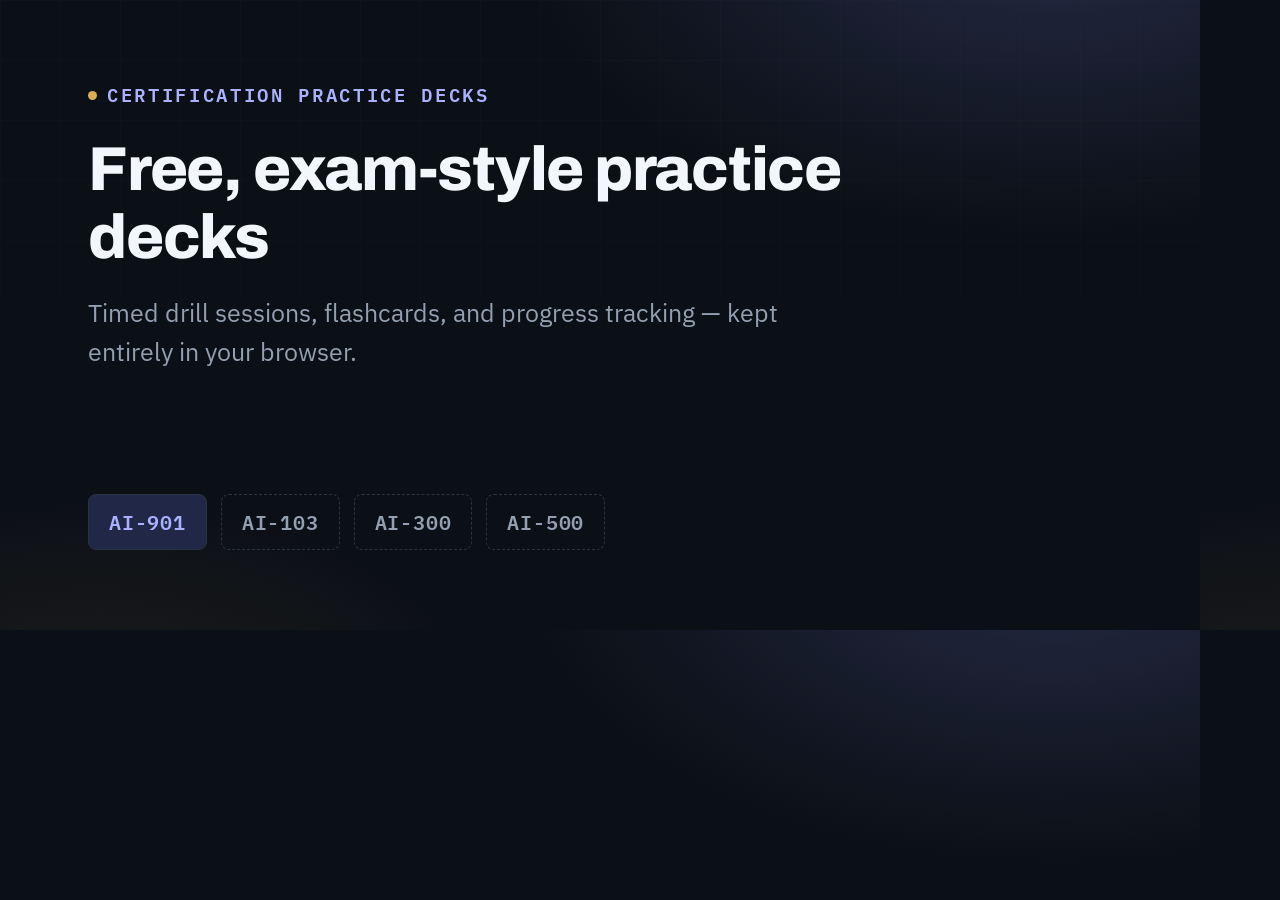
<file: assets/og-image.html>
<!doctype html>
<!--
  Source for assets/og-image.png (the social share card used by
  og:image / twitter:image). Not part of the live site — rendered
  once to a static PNG via scripts/render-og-image.js. Edit this file
  and re-run that script to regenerate the PNG after any brand change.
-->
<html>
<head>
<meta charset="utf-8">
<style>
@import url('https://fonts.googleapis.com/css2?family=Archivo:wght@700;800&family=IBM+Plex+Mono:wght@600&family=IBM+Plex+Sans:wght@400;500&display=swap');

:root{
  /* Same palette as assets/theme.css's dark theme, inlined so this
     file renders identically with no other stylesheet dependency. */
  --paper:#0B0F16;
  --surface:#151B25;
  --line:#2A3441;
  --ink:#F3F6FB;
  --muted:#93A0B1;
  --accent:#8C97FF;
  --accent-ink:#AAB2FF;
  --accent-soft:#212747;
  --gold:#D9AE55;
}
*{box-sizing:border-box;margin:0;padding:0}
html,body{width:1200px;height:630px}
body{
  background:
    radial-gradient(900px 520px at 88% -12%, rgba(140,151,255,.20), transparent 60%),
    radial-gradient(700px 420px at 8% 118%, rgba(217,174,85,.10), transparent 60%),
    var(--paper);
  font-family:"IBM Plex Sans",sans-serif;
  color:var(--ink);
  position:relative;
  overflow:hidden;
}
.grid-overlay{
  position:absolute;inset:0;
  background-image:
    linear-gradient(var(--line) 1px, transparent 1px),
    linear-gradient(90deg, var(--line) 1px, transparent 1px);
  background-size:60px 60px;
  opacity:.14;
  -webkit-mask-image:linear-gradient(180deg, black, transparent 85%);
          mask-image:linear-gradient(180deg, black, transparent 85%);
}
.content{position:relative;padding:80px 88px;height:100%;display:flex;flex-direction:column;justify-content:space-between}
.eyebrow{
  display:flex;align-items:center;gap:10px;
  font-family:"IBM Plex Mono",monospace;font-weight:600;font-size:19px;letter-spacing:.14em;
  text-transform:uppercase;color:var(--accent-ink);
}
.eyebrow .dot{width:9px;height:9px;border-radius:50%;background:var(--gold);flex:none}
h1{
  font-family:"Archivo",sans-serif;font-weight:800;font-size:62px;line-height:1.1;
  letter-spacing:-.02em;margin-top:26px;max-width:900px;
}
p.sub{
  font-family:"IBM Plex Sans";font-weight:400;font-size:25px;line-height:1.55;
  color:var(--muted);margin-top:22px;max-width:760px;
}
.chips{display:flex;gap:14px;flex-wrap:wrap}
.chip{
  font-family:"IBM Plex Mono";font-weight:600;font-size:20px;letter-spacing:.04em;
  color:var(--accent-ink);background:var(--accent-soft);border:1px solid var(--line);
  border-radius:8px;padding:11px 20px;
}
.chip.soon{color:var(--muted);background:transparent;border-style:dashed}
</style>
</head>
<body>
  <div class="grid-overlay"></div>
  <div class="content">
    <div>
      <span class="eyebrow"><span class="dot"></span>Certification Practice Decks</span>
      <h1>Free, exam-style practice decks</h1>
      <p class="sub">Timed drill sessions, flashcards, and progress tracking — kept entirely in your browser.</p>
    </div>
    <div class="chips">
      <span class="chip">AI-901</span>
      <span class="chip soon">AI-103</span>
      <span class="chip soon">AI-300</span>
      <span class="chip soon">AI-500</span>
    </div>
  </div>
</body>
</html>
</file>
<file: assets/theme.css>
/* ============================================================
   Shared design tokens + base reset
   Used by the landing page and by app/quiz.html so every
   certification deck (and the cert picker) look like one system.
   ============================================================ */
body{margin:0}
img{max-width:100%}
[hidden]{display:none!important}
/* iOS Safari reveals <html>'s background during the elastic overscroll
   bounce past the end of the page. Without this it defaults to white,
   showing as a big blank/mismatched block below the footer on iPhone
   (most noticeable in dark mode) — keep it in sync with the page. */
html{background:var(--paper)}

:root{
  color-scheme:light;
  --paper:#EFF2F6;
  --surface:#FFFFFF;
  --raise:#F7F9FC;
  --line:#D5DCE7;
  --line-soft:#E4E9F1;
  --ink:#131922;
  --muted:#5C6878;
  --accent:#3B49C4;
  --accent-ink:#2B37A0;
  --accent-soft:#E5E8FA;
  --on-accent:#FFFFFF;
  --gold:#966D14;
  --gold-soft:#F6EEDA;
  --ok:#1B7549;
  --ok-soft:#DEF0E6;
  --bad:#AE2F2C;
  --bad-soft:#FAE2E0;
  --shadow:0 1px 2px rgba(19,25,34,.05), 0 8px 24px -12px rgba(19,25,34,.18);
  --font-display:"Archivo","Helvetica Neue",Arial,sans-serif;
  --font-body:"IBM Plex Sans","Segoe UI",Roboto,Helvetica,Arial,sans-serif;
  --font-mono:"IBM Plex Mono","SFMono-Regular",Consolas,monospace;
}
@media (prefers-color-scheme: dark){
  :root:not([data-theme="light"]){
    color-scheme:dark;
    --paper:#0D1118;
    --surface:#151B25;
    --raise:#1B2330;
    --line:#2A3441;
    --line-soft:#222B37;
    --ink:#E6ECF4;
    --muted:#93A0B1;
    --accent:#8C97FF;
    --accent-ink:#AAB2FF;
    --accent-soft:#212747;
    --on-accent:#0D1118;
    --gold:#D9AE55;
    --gold-soft:#302713;
    --ok:#4FBE8A;
    --ok-soft:#132C20;
    --bad:#EF7A73;
    --bad-soft:#33191A;
    --shadow:0 1px 2px rgba(0,0,0,.4), 0 10px 30px -14px rgba(0,0,0,.7);
  }
}
:root[data-theme="dark"]{
  color-scheme:dark;
  --paper:#0D1118;
  --surface:#151B25;
  --raise:#1B2330;
  --line:#2A3441;
  --line-soft:#222B37;
  --ink:#E6ECF4;
  --muted:#93A0B1;
  --accent:#8C97FF;
  --accent-ink:#AAB2FF;
  --accent-soft:#212747;
  --on-accent:#0D1118;
  --gold:#D9AE55;
  --gold-soft:#302713;
  --ok:#4FBE8A;
  --ok-soft:#132C20;
  --bad:#EF7A73;
  --bad-soft:#33191A;
  --shadow:0 1px 2px rgba(0,0,0,.4), 0 10px 30px -14px rgba(0,0,0,.7);
}

.theme-toggle{
  font-family:var(--font-mono);font-size:11px;font-weight:600;letter-spacing:.04em;
  color:var(--muted);background:var(--surface);border:1px solid var(--line);border-radius:6px;
  padding:9px 11px;cursor:pointer;white-space:nowrap;
}
.theme-toggle:hover{border-color:var(--accent);color:var(--ink)}

*{box-sizing:border-box}
body{
  background:var(--paper);
  color:var(--ink);
  font-family:var(--font-body);
  font-size:15px;
  line-height:1.55;
  -webkit-font-smoothing:antialiased;
}
button{font-family:inherit;font-size:inherit;color:inherit}
:focus-visible{outline:2px solid var(--accent);outline-offset:2px;border-radius:4px}
@media (prefers-reduced-motion: reduce){*{animation:none!important;transition:none!important}}
</file>
